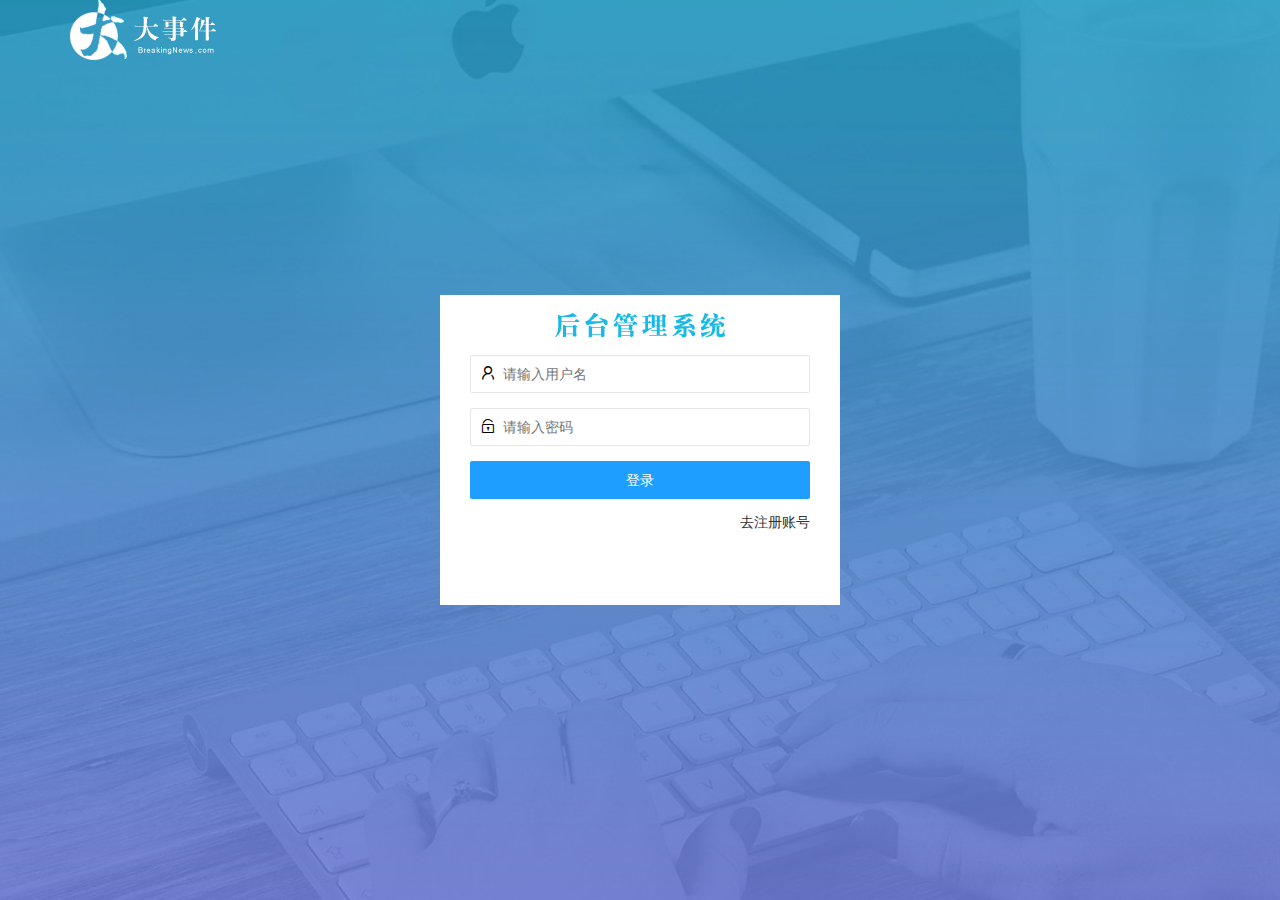
<file: login.html>
<!DOCTYPE html>
<html lang="en">

<head>
    <meta charset="UTF-8">
    <meta name="viewport" content="width=device-width, initial-scale=1.0">
    <title>Document</title>
    <link rel="stylesheet" href="/assets/lib/layui/css/layui.css">
    <link rel="stylesheet" href="/assets/css/login.css" />
</head>

<body>
    <div class="layui-main">
        <img src="/assets/images/logo.png" alt="">
    </div>
    <div class="loginAndReg">
        <div class="title-box"></div>
        <!-- 登录页面 -->
        <div class="login-box">
            <form class="layui-form" id="form_login">
                <!-- 用户名 -->
                <div class="layui-form-item">
                    <i class="layui-icon layui-icon-username"></i>
                    <input type="text" name="username" required lay-verify="required" placeholder="请输入用户名"
                        autocomplete="off" class="layui-input">
                </div>
                <!-- 密码 -->
                <div class="layui-form-item">
                    <i class="layui-icon layui-icon-password"></i>
                    <input type="password" name="password" required lay-verify="required|pwd" placeholder="请输入密码"
                        autocomplete="off" class="layui-input">
                </div>
                <!-- 登录按钮 -->
                <div class="layui-form-item">
                    <button class="layui-btn layui-btn-fluid layui-btn-normal" lay-submit
                        lay-filter="formDemo">登录</button>
                </div>
                <div class="layui-form-item links">
                    <a href="javascript:;" id="link_reg">去注册账号</a>
                </div>
            </form>
        </div>
        <!-- 注册页面 -->
        <div class="reg-box" id="form_reg">
            <form class="layui-form">
                <!-- 用户名 -->
                <div class="layui-form-item">
                    <i class="layui-icon layui-icon-username"></i>
                    <input type="text" name="username" required lay-verify="required" placeholder="请输入用户名"
                        autocomplete="off" class="layui-input">
                </div>
                <!-- 密码 -->
                <div class="layui-form-item">
                    <i class="layui-icon layui-icon-password"></i>
                    <input type="password" name="password" required lay-verify="required|pwd" placeholder="请输入密码"
                        autocomplete="off" class="layui-input password">
                </div>
                <!-- 确认密码 -->
                <div class="layui-form-item">
                    <i class="layui-icon layui-icon-password"></i>
                    <input type="password" name="repassword" required lay-verify="required|pwd|repwd" placeholder="再次确认密码"
                        autocomplete="off" class="layui-input">
                </div>
                <!-- 注册按钮 -->
                <div class="layui-form-item">
                    <button class="layui-btn layui-btn-fluid layui-btn-normal" lay-submit
                        lay-filter="formDemo">注册</button>
                </div>
                <div class="layui-form-item links">
                    <a href="javascript:;" id="link_login">去登录账号</a>
                </div>
            </form>
        </div>
    </div>
    <script src="/assets/lib/jquery.js"></script>
    <script src="/assets/lib/layui/layui.all.js"></script>
    <script src="/assets/js/baseAPI.js"></script>
    <script src="/assets/js/login.js"></script>
</body>

</html>
</file>
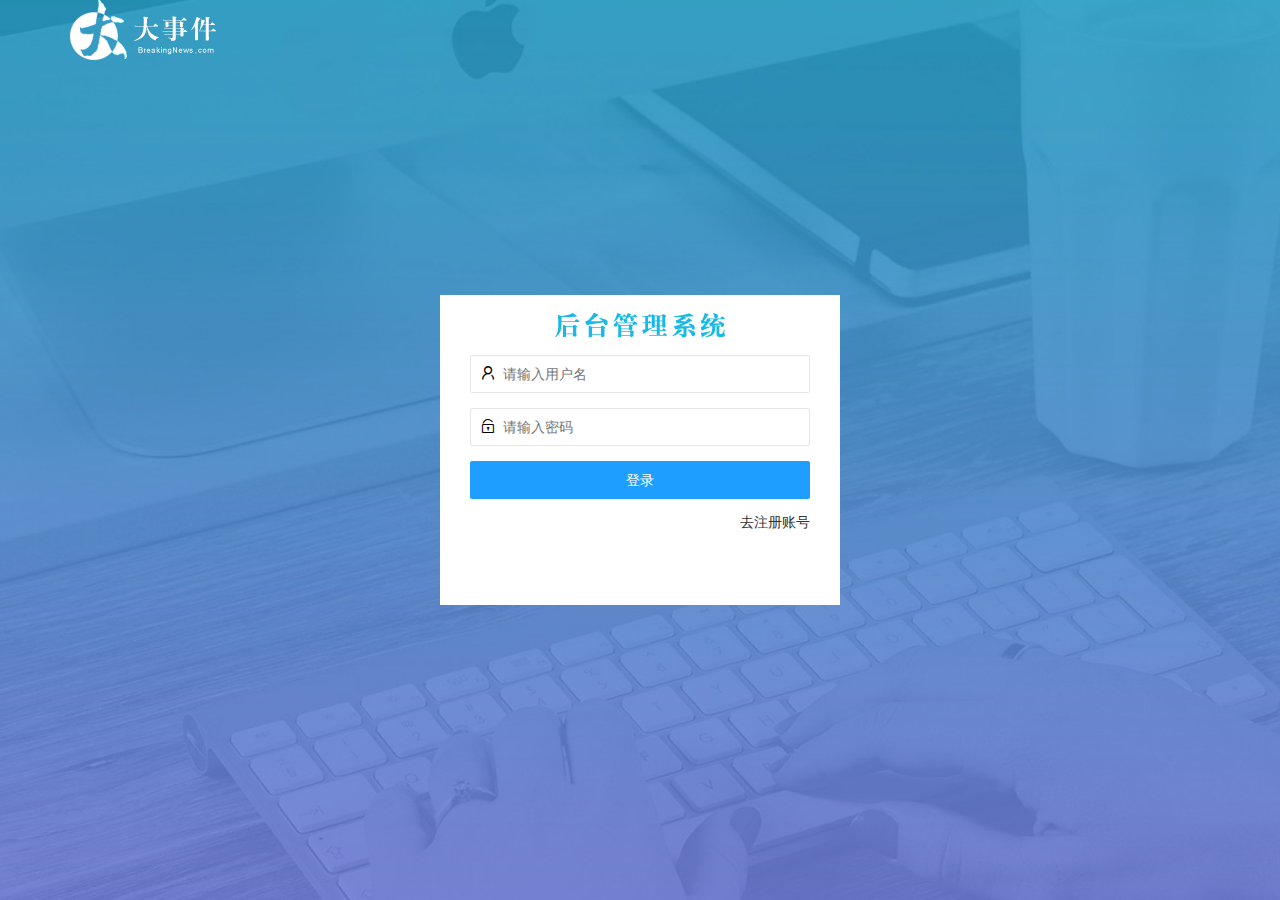
<file: assets/login.html>
<!DOCTYPE html>
<html lang="en">

<head>
    <meta charset="UTF-8">
    <meta name="viewport" content="width=device-width, initial-scale=1.0">
    <title>Document</title>
    <link rel="stylesheet" href="./lib/layui/css/layui.css" />
    <link rel="stylesheet" href="./css/login.css" />
</head>

<body>
    <div class="layui-main">
        <img src="./images/logo.png" alt="">
    </div>
    <div class="loginAndReg">
        <div class="title-box"></div>
        <!-- 登录页面 -->
        <div class="login-box">
            <form class="layui-form" id="form_login">
                <!-- 用户名 -->
                <div class="layui-form-item">
                    <i class="layui-icon layui-icon-username"></i>
                    <input type="text" name="username" required lay-verify="required" placeholder="请输入用户名"
                        autocomplete="off" class="layui-input">
                </div>
                <!-- 密码 -->
                <div class="layui-form-item">
                    <i class="layui-icon layui-icon-password"></i>
                    <input type="password" name="password" required lay-verify="required|pwd" placeholder="请输入密码"
                        autocomplete="off" class="layui-input">
                </div>
                <!-- 登录按钮 -->
                <div class="layui-form-item">
                    <button class="layui-btn layui-btn-fluid layui-btn-normal" lay-submit
                        lay-filter="formDemo">登录</button>
                </div>
                <div class="layui-form-item links">
                    <a href="javascript:;" id="link_reg">去注册账号</a>
                </div>
            </form>
        </div>
        <!-- 注册页面 -->
        <div class="reg-box" id="form_reg">
            <form class="layui-form">
                <!-- 用户名 -->
                <div class="layui-form-item">
                    <i class="layui-icon layui-icon-username"></i>
                    <input type="text" name="username" required lay-verify="required" placeholder="请输入用户名"
                        autocomplete="off" class="layui-input">
                </div>
                <!-- 密码 -->
                <div class="layui-form-item">
                    <i class="layui-icon layui-icon-password"></i>
                    <input type="password" name="password" required lay-verify="required|pwd" placeholder="请输入密码"
                        autocomplete="off" class="layui-input password">
                </div>
                <!-- 确认密码 -->
                <div class="layui-form-item">
                    <i class="layui-icon layui-icon-password"></i>
                    <input type="password" name="repassword" required lay-verify="required|pwd|repwd" placeholder="再次确认密码"
                        autocomplete="off" class="layui-input">
                </div>
                <!-- 注册按钮 -->
                <div class="layui-form-item">
                    <button class="layui-btn layui-btn-fluid layui-btn-normal" lay-submit
                        lay-filter="formDemo">注册</button>
                </div>
                <div class="layui-form-item links">
                    <a href="javascript:;" id="link_login">去登录账号</a>
                </div>
            </form>
        </div>
    </div>
    <script src="./lib/jquery.js"></script>
    <script src="./lib/layui/layui.all.js"></script>
    <script src="./js/baseAPI.js"></script>
    <script src="./js/login.js"></script>
</body>

</html>
</file>
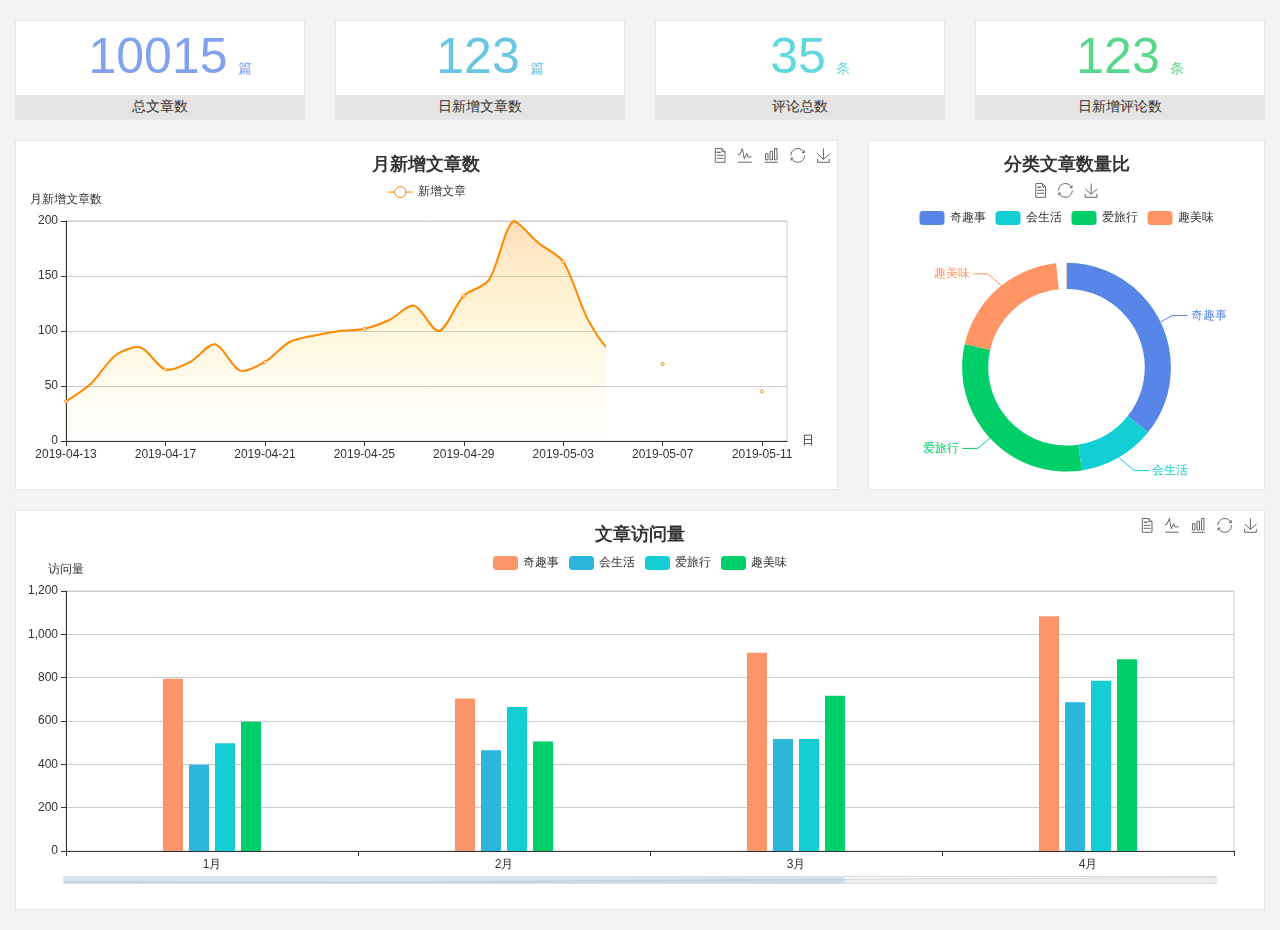
<file: home/dashboard.html>
<!DOCTYPE html>
<html lang="en">

<head>
  <meta charset="UTF-8">
  <meta name="viewport" content="width=device-width, initial-scale=1.0">
  <meta http-equiv="X-UA-Compatible" content="ie=edge">
  <title>图表统计</title>
  <link rel="stylesheet" href="../../assets/lib/bootstrap.css" />
  <link rel="stylesheet" href="../../assets/lib/main.css" />
  <script src="../../assets/lib/jquery.js"></script>
  <script type="text/javascript" src="../../assets/lib/echarts.min.js"></script>
</head>

<body>
  <div class="container-fluid">
    <div class="row spannel_list">
      <div class="col-sm-3 col-xs-6">
        <div class="spannel">
          <em>10015</em><span>篇</span>
          <b>总文章数</b>
        </div>
      </div>
      <div class="col-sm-3 col-xs-6">
        <div class="spannel scolor01">
          <em>123</em><span>篇</span>
          <b>日新增文章数</b>
        </div>
      </div>
      <div class="col-sm-3 col-xs-6">
        <div class="spannel scolor02">
          <em>35</em><span>条</span>
          <b>评论总数</b>
        </div>
      </div>
      <div class="col-sm-3 col-xs-6">
        <div class="spannel scolor03">
          <em>123</em><span>条</span>
          <b>日新增评论数</b>
        </div>
      </div>
    </div>
  </div>

  <div class="container-fluid">
    <div class="row curve-pie">
      <div class="col-lg-8 col-md-8">
        <div class="gragh_pannel" id="curve_show"></div>
      </div>
      <div class="col-lg-4 col-md-4">
        <div class="gragh_pannel" id="pie_show"></div>
      </div>
    </div>
  </div>

  <div class="container-fluid">
    <div class="column_pannel" id="column_show"></div>
  </div>

  <script>
    var oChart = echarts.init(document.getElementById('curve_show'));
    var aList_all = [
      { 'count': 36, 'date': '2019-04-13' },
      { 'count': 52, 'date': '2019-04-14' },
      { 'count': 78, 'date': '2019-04-15' },
      { 'count': 85, 'date': '2019-04-16' },
      { 'count': 65, 'date': '2019-04-17' },
      { 'count': 72, 'date': '2019-04-18' },
      { 'count': 88, 'date': '2019-04-19' },
      { 'count': 64, 'date': '2019-04-20' },
      { 'count': 72, 'date': '2019-04-21' },
      { 'count': 90, 'date': '2019-04-22' },
      { 'count': 96, 'date': '2019-04-23' },
      { 'count': 100, 'date': '2019-04-24' },
      { 'count': 102, 'date': '2019-04-25' },
      { 'count': 110, 'date': '2019-04-26' },
      { 'count': 123, 'date': '2019-04-27' },
      { 'count': 100, 'date': '2019-04-28' },
      { 'count': 132, 'date': '2019-04-29' },
      { 'count': 146, 'date': '2019-04-30' },
      { 'count': 200, 'date': '2019-05-01' },
      { 'count': 180, 'date': '2019-05-02' },
      { 'count': 163, 'date': '2019-05-03' },
      { 'count': 110, 'date': '2019-05-04' },
      { 'count': 80, 'date': '2019-05-05' },
      { 'count': 82, 'date': '2019-05-06' },
      { 'count': 70, 'date': '2019-05-07' },
      { 'count': 65, 'date': '2019-05-08' },
      { 'count': 54, 'date': '2019-05-09' },
      { 'count': 40, 'date': '2019-05-10' },
      { 'count': 45, 'date': '2019-05-11' },
      { 'count': 38, 'date': '2019-05-12' },
    ];

    let aCount = [];
    let aDate = [];

    for (var i = 0; i < aList_all.length; i++) {
      aCount.push(aList_all[i].count);
      aDate.push(aList_all[i].date);
    }

    var chartopt = {
      title: {
        text: '月新增文章数',
        left: 'center',
        top: '10'
      },
      tooltip: {
        trigger: 'axis'
      },
      legend: {
        data: ['新增文章'],
        top: '40'
      },
      toolbox: {
        show: true,
        feature: {
          mark: { show: true },
          dataView: { show: true, readOnly: false },
          magicType: { show: true, type: ['line', 'bar'] },
          restore: { show: true },
          saveAsImage: { show: true }
        }
      },
      calculable: true,
      xAxis: [
        {
          name: '日',
          type: 'category',
          boundaryGap: false,
          data: aDate
        }
      ],
      yAxis: [
        {
          name: '月新增文章数',
          type: 'value'
        }
      ],
      series: [
        {
          name: '新增文章',
          type: 'line',
          smooth: true,
          itemStyle: { normal: { areaStyle: { type: 'default' }, color: '#f80' }, lineStyle: { color: '#f80' } },
          data: aCount
        }],
      areaStyle: {
        normal: {
          color: new echarts.graphic.LinearGradient(0, 0, 0, 1, [{
            offset: 0,
            color: 'rgba(255,136,0,0.39)'
          }, {
            offset: .34,
            color: 'rgba(255,180,0,0.25)'
          }, {
            offset: 1,
            color: 'rgba(255,222,0,0.00)'
          }])

        }
      },
      grid: {
        show: true,
        x: 50,
        x2: 50,
        y: 80,
        height: 220
      }
    };

    oChart.setOption(chartopt);


    var oPie = echarts.init(document.getElementById('pie_show'));
    var oPieopt =
    {
      title: {
        top: 10,
        text: '分类文章数量比',
        x: 'center'
      },
      tooltip: {
        trigger: 'item',
        formatter: "{a} <br/>{b} : {c} ({d}%)"
      },
      color: ['#5885e8', '#13cfd5', '#00ce68', '#ff9565'],
      legend: {
        x: 'center',
        top: 65,
        data: ['奇趣事', '会生活', '爱旅行', '趣美味']
      },
      toolbox: {
        show: true,
        x: 'center',
        top: 35,
        feature: {
          mark: { show: true },
          dataView: { show: true, readOnly: false },
          magicType: {
            show: true,
            type: ['pie', 'funnel'],
            option: {
              funnel: {
                x: '25%',
                width: '50%',
                funnelAlign: 'left',
                max: 1548
              }
            }
          },
          restore: { show: true },
          saveAsImage: { show: true }
        }
      },
      calculable: true,
      series: [
        {
          name: '访问来源',
          type: 'pie',
          radius: ['45%', '60%'],
          center: ['50%', '65%'],
          data: [
            { value: 300, name: '奇趣事' },
            { value: 100, name: '会生活' },
            { value: 260, name: '爱旅行' },
            { value: 180, name: '趣美味' }
          ]
        }
      ]
    };
    oPie.setOption(oPieopt);



    var oColumn = this.echarts.init(document.getElementById('column_show'));
    var oColumnopt =
    {
      title: {
        text: '文章访问量',
        left: 'center',
        top: '10'
      },
      tooltip: {
        trigger: 'axis'
      },
      legend: {
        data: ['奇趣事', '会生活', '爱旅行', '趣美味'],
        top: '40'
      },
      toolbox: {
        show: true,
        feature: {
          mark: { show: true },
          dataView: { show: true, readOnly: false },
          magicType: { show: true, type: ['line', 'bar'] },
          restore: { show: true },
          saveAsImage: { show: true }
        }
      },
      calculable: true,
      xAxis: [
        {
          type: 'category',
          data: ['1月', '2月', '3月', '4月', '5月']
        }
      ],
      yAxis: [
        {
          name: '访问量',
          type: 'value'
        }
      ],
      series: [
        {
          name: '奇趣事',
          type: 'bar',
          barWidth: 20,
          itemStyle: {
            normal: { areaStyle: { type: 'default' }, color: '#fd956a' }
          },
          data: [800, 708, 920, 1090, 1200]
        },
        {
          name: '会生活',
          type: 'bar',
          barWidth: 20,
          itemStyle: {
            normal: { areaStyle: { type: 'default' }, color: '#2bb6db' }
          },
          data: [400, 468, 520, 690, 800]
        },
        {
          name: '爱旅行',
          type: 'bar',
          barWidth: 20,
          itemStyle: {
            normal: { areaStyle: { type: 'default' }, color: '#13cfd5' }
          },
          data: [500, 668, 520, 790, 900]
        },
        {
          name: '趣美味',
          type: 'bar',
          barWidth: 20,
          itemStyle: {
            normal: { areaStyle: { type: 'default' }, color: '#00ce68' }
          },
          data: [600, 508, 720, 890, 1000]
        }
      ],
      grid: {
        show: true,
        x: 50,
        x2: 30,
        y: 80,
        height: 260
      },
      dataZoom: [//给x轴设置滚动条
        {
          start: 0,//默认为0
          end: 100 - 1000 / 31,//默认为100
          type: 'slider',
          show: true,
          xAxisIndex: [0],
          handleSize: 0,//滑动条的 左右2个滑动条的大小
          height: 8,//组件高度
          left: 45, //左边的距离
          right: 50,//右边的距离
          bottom: 26,//右边的距离
          handleColor: '#ddd',//h滑动图标的颜色
          handleStyle: {
            borderColor: "#cacaca",
            borderWidth: "1",
            shadowBlur: 2,
            background: "#ddd",
            shadowColor: "#ddd",
          }
        }]
    };
    oColumn.setOption(oColumnopt);
  </script>
</body>

</html>
</file>
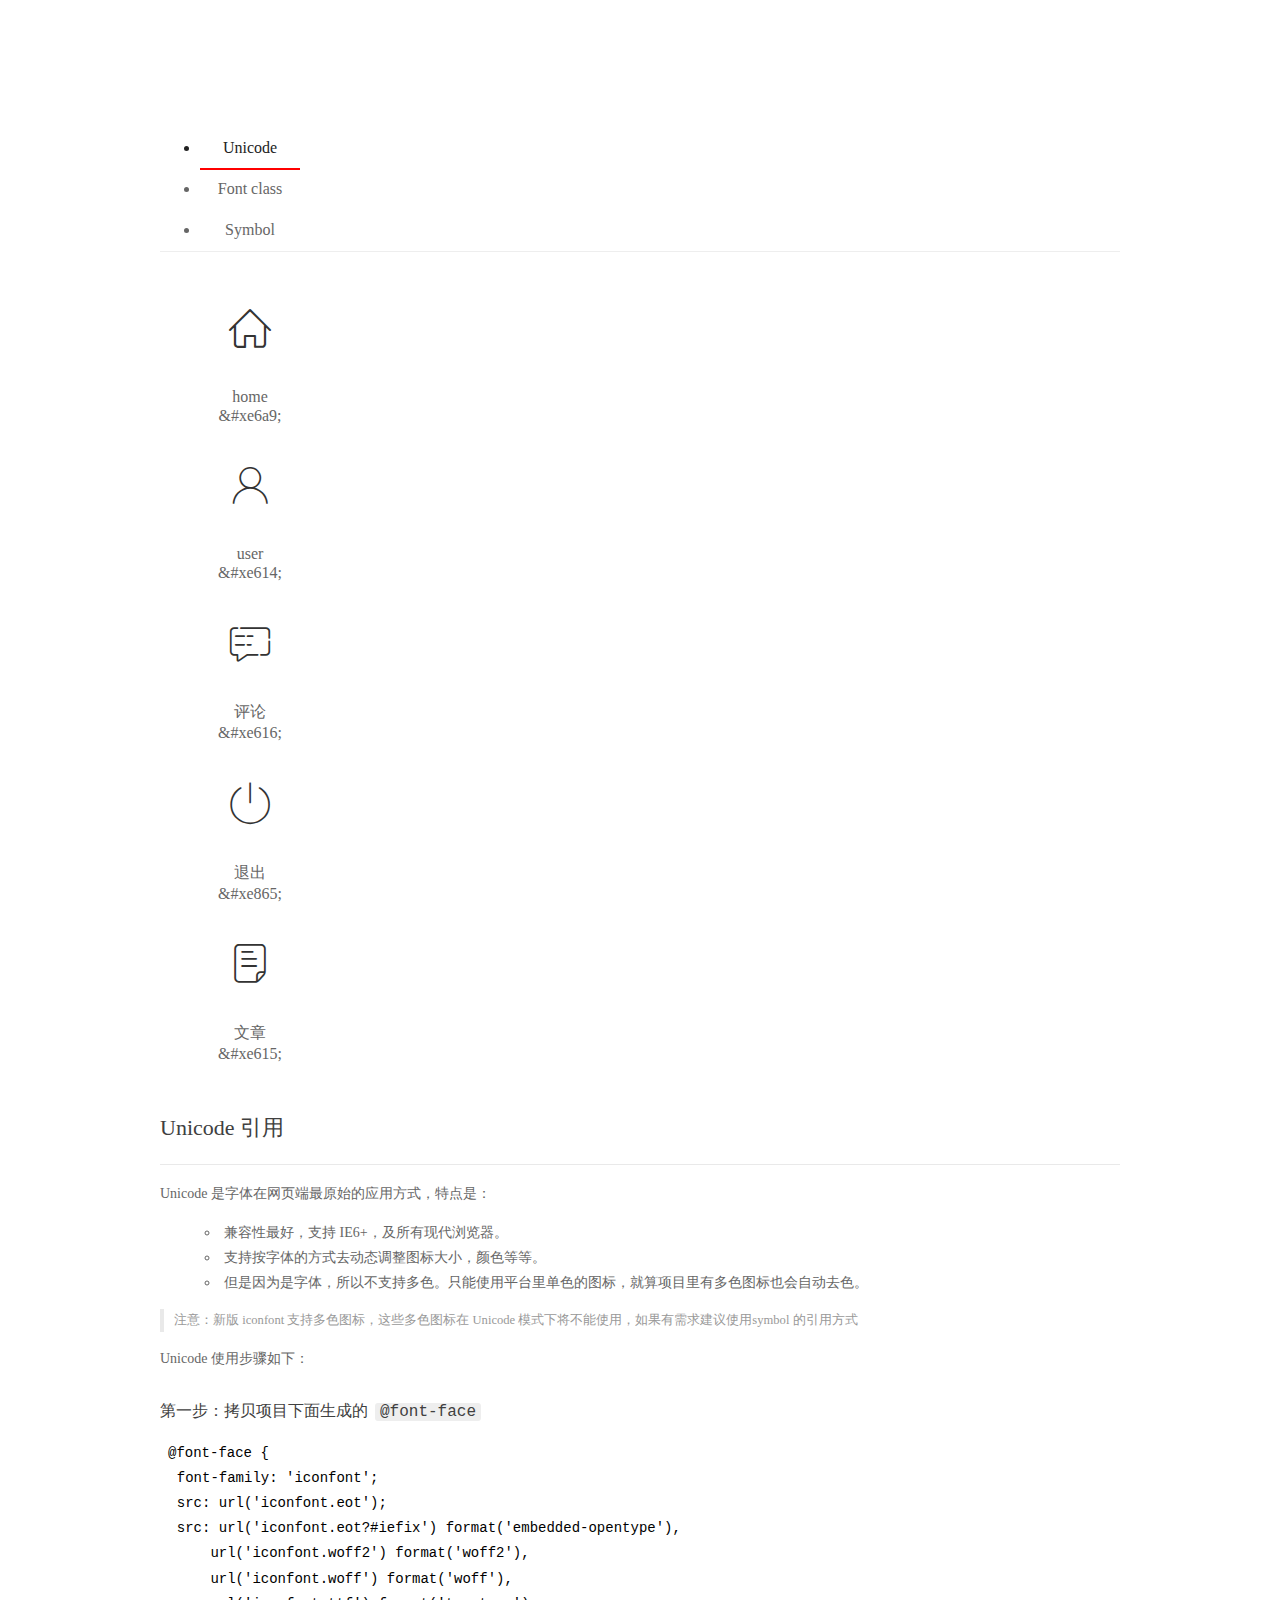
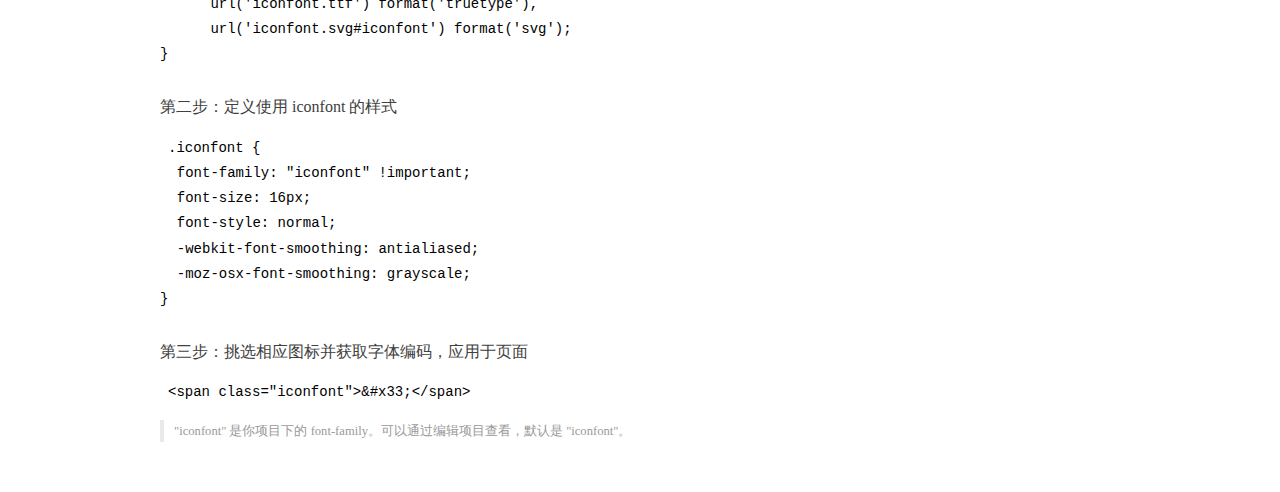
<file: assets/fonts/demo_index.html>
<!DOCTYPE html>
<html>
<head>
  <meta charset="utf-8"/>
  <title>IconFont Demo</title>
  <link rel="shortcut icon" href="https://gtms04.alicdn.com/tps/i4/TB1_oz6GVXXXXaFXpXXJDFnIXXX-64-64.ico" type="image/x-icon"/>
  <link rel="stylesheet" href="https://g.alicdn.com/thx/cube/1.3.2/cube.min.css">
  <link rel="stylesheet" href="demo.css">
  <link rel="stylesheet" href="iconfont.css">
  <script src="iconfont.js"></script>
  <!-- jQuery -->
  <script src="https://a1.alicdn.com/oss/uploads/2018/12/26/7bfddb60-08e8-11e9-9b04-53e73bb6408b.js"></script>
  <!-- 代码高亮 -->
  <script src="https://a1.alicdn.com/oss/uploads/2018/12/26/a3f714d0-08e6-11e9-8a15-ebf944d7534c.js"></script>
</head>
<body>
  <div class="main">
    <h1 class="logo"><a href="https://www.iconfont.cn/" title="iconfont 首页" target="_blank">&#xe86b;</a></h1>
    <div class="nav-tabs">
      <ul id="tabs" class="dib-box">
        <li class="dib active"><span>Unicode</span></li>
        <li class="dib"><span>Font class</span></li>
        <li class="dib"><span>Symbol</span></li>
      </ul>
      
    </div>
    <div class="tab-container">
      <div class="content unicode" style="display: block;">
          <ul class="icon_lists dib-box">
          
            <li class="dib">
              <span class="icon iconfont">&#xe6a9;</span>
                <div class="name">home</div>
                <div class="code-name">&amp;#xe6a9;</div>
              </li>
          
            <li class="dib">
              <span class="icon iconfont">&#xe614;</span>
                <div class="name">user</div>
                <div class="code-name">&amp;#xe614;</div>
              </li>
          
            <li class="dib">
              <span class="icon iconfont">&#xe616;</span>
                <div class="name">评论</div>
                <div class="code-name">&amp;#xe616;</div>
              </li>
          
            <li class="dib">
              <span class="icon iconfont">&#xe865;</span>
                <div class="name">退出</div>
                <div class="code-name">&amp;#xe865;</div>
              </li>
          
            <li class="dib">
              <span class="icon iconfont">&#xe615;</span>
                <div class="name">文章</div>
                <div class="code-name">&amp;#xe615;</div>
              </li>
          
          </ul>
          <div class="article markdown">
          <h2 id="unicode-">Unicode 引用</h2>
          <hr>

          <p>Unicode 是字体在网页端最原始的应用方式，特点是：</p>
          <ul>
            <li>兼容性最好，支持 IE6+，及所有现代浏览器。</li>
            <li>支持按字体的方式去动态调整图标大小，颜色等等。</li>
            <li>但是因为是字体，所以不支持多色。只能使用平台里单色的图标，就算项目里有多色图标也会自动去色。</li>
          </ul>
          <blockquote>
            <p>注意：新版 iconfont 支持多色图标，这些多色图标在 Unicode 模式下将不能使用，如果有需求建议使用symbol 的引用方式</p>
          </blockquote>
          <p>Unicode 使用步骤如下：</p>
          <h3 id="-font-face">第一步：拷贝项目下面生成的 <code>@font-face</code></h3>
<pre><code class="language-css"
>@font-face {
  font-family: 'iconfont';
  src: url('iconfont.eot');
  src: url('iconfont.eot?#iefix') format('embedded-opentype'),
      url('iconfont.woff2') format('woff2'),
      url('iconfont.woff') format('woff'),
      url('iconfont.ttf') format('truetype'),
      url('iconfont.svg#iconfont') format('svg');
}
</code></pre>
          <h3 id="-iconfont-">第二步：定义使用 iconfont 的样式</h3>
<pre><code class="language-css"
>.iconfont {
  font-family: "iconfont" !important;
  font-size: 16px;
  font-style: normal;
  -webkit-font-smoothing: antialiased;
  -moz-osx-font-smoothing: grayscale;
}
</code></pre>
          <h3 id="-">第三步：挑选相应图标并获取字体编码，应用于页面</h3>
<pre>
<code class="language-html"
>&lt;span class="iconfont"&gt;&amp;#x33;&lt;/span&gt;
</code></pre>
          <blockquote>
            <p>"iconfont" 是你项目下的 font-family。可以通过编辑项目查看，默认是 "iconfont"。</p>
          </blockquote>
          </div>
      </div>
      <div class="content font-class">
        <ul class="icon_lists dib-box">
          
          <li class="dib">
            <span class="icon iconfont icon-home"></span>
            <div class="name">
              home
            </div>
            <div class="code-name">.icon-home
            </div>
          </li>
          
          <li class="dib">
            <span class="icon iconfont icon-user"></span>
            <div class="name">
              user
            </div>
            <div class="code-name">.icon-user
            </div>
          </li>
          
          <li class="dib">
            <span class="icon iconfont icon-pinglun"></span>
            <div class="name">
              评论
            </div>
            <div class="code-name">.icon-pinglun
            </div>
          </li>
          
          <li class="dib">
            <span class="icon iconfont icon-tuichu"></span>
            <div class="name">
              退出
            </div>
            <div class="code-name">.icon-tuichu
            </div>
          </li>
          
          <li class="dib">
            <span class="icon iconfont icon-16"></span>
            <div class="name">
              文章
            </div>
            <div class="code-name">.icon-16
            </div>
          </li>
          
        </ul>
        <div class="article markdown">
        <h2 id="font-class-">font-class 引用</h2>
        <hr>

        <p>font-class 是 Unicode 使用方式的一种变种，主要是解决 Unicode 书写不直观，语意不明确的问题。</p>
        <p>与 Unicode 使用方式相比，具有如下特点：</p>
        <ul>
          <li>兼容性良好，支持 IE8+，及所有现代浏览器。</li>
          <li>相比于 Unicode 语意明确，书写更直观。可以很容易分辨这个 icon 是什么。</li>
          <li>因为使用 class 来定义图标，所以当要替换图标时，只需要修改 class 里面的 Unicode 引用。</li>
          <li>不过因为本质上还是使用的字体，所以多色图标还是不支持的。</li>
        </ul>
        <p>使用步骤如下：</p>
        <h3 id="-fontclass-">第一步：引入项目下面生成的 fontclass 代码：</h3>
<pre><code class="language-html">&lt;link rel="stylesheet" href="./iconfont.css"&gt;
</code></pre>
        <h3 id="-">第二步：挑选相应图标并获取类名，应用于页面：</h3>
<pre><code class="language-html">&lt;span class="iconfont icon-xxx"&gt;&lt;/span&gt;
</code></pre>
        <blockquote>
          <p>"
            iconfont" 是你项目下的 font-family。可以通过编辑项目查看，默认是 "iconfont"。</p>
        </blockquote>
      </div>
      </div>
      <div class="content symbol">
          <ul class="icon_lists dib-box">
          
            <li class="dib">
                <svg class="icon svg-icon" aria-hidden="true">
                  <use xlink:href="#icon-home"></use>
                </svg>
                <div class="name">home</div>
                <div class="code-name">#icon-home</div>
            </li>
          
            <li class="dib">
                <svg class="icon svg-icon" aria-hidden="true">
                  <use xlink:href="#icon-user"></use>
                </svg>
                <div class="name">user</div>
                <div class="code-name">#icon-user</div>
            </li>
          
            <li class="dib">
                <svg class="icon svg-icon" aria-hidden="true">
                  <use xlink:href="#icon-pinglun"></use>
                </svg>
                <div class="name">评论</div>
                <div class="code-name">#icon-pinglun</div>
            </li>
          
            <li class="dib">
                <svg class="icon svg-icon" aria-hidden="true">
                  <use xlink:href="#icon-tuichu"></use>
                </svg>
                <div class="name">退出</div>
                <div class="code-name">#icon-tuichu</div>
            </li>
          
            <li class="dib">
                <svg class="icon svg-icon" aria-hidden="true">
                  <use xlink:href="#icon-16"></use>
                </svg>
                <div class="name">文章</div>
                <div class="code-name">#icon-16</div>
            </li>
          
          </ul>
          <div class="article markdown">
          <h2 id="symbol-">Symbol 引用</h2>
          <hr>

          <p>这是一种全新的使用方式，应该说这才是未来的主流，也是平台目前推荐的用法。相关介绍可以参考这篇<a href="">文章</a>
            这种用法其实是做了一个 SVG 的集合，与另外两种相比具有如下特点：</p>
          <ul>
            <li>支持多色图标了，不再受单色限制。</li>
            <li>通过一些技巧，支持像字体那样，通过 <code>font-size</code>, <code>color</code> 来调整样式。</li>
            <li>兼容性较差，支持 IE9+，及现代浏览器。</li>
            <li>浏览器渲染 SVG 的性能一般，还不如 png。</li>
          </ul>
          <p>使用步骤如下：</p>
          <h3 id="-symbol-">第一步：引入项目下面生成的 symbol 代码：</h3>
<pre><code class="language-html">&lt;script src="./iconfont.js"&gt;&lt;/script&gt;
</code></pre>
          <h3 id="-css-">第二步：加入通用 CSS 代码（引入一次就行）：</h3>
<pre><code class="language-html">&lt;style&gt;
.icon {
  width: 1em;
  height: 1em;
  vertical-align: -0.15em;
  fill: currentColor;
  overflow: hidden;
}
&lt;/style&gt;
</code></pre>
          <h3 id="-">第三步：挑选相应图标并获取类名，应用于页面：</h3>
<pre><code class="language-html">&lt;svg class="icon" aria-hidden="true"&gt;
  &lt;use xlink:href="#icon-xxx"&gt;&lt;/use&gt;
&lt;/svg&gt;
</code></pre>
          </div>
      </div>

    </div>
  </div>
  <script>
  $(document).ready(function () {
      $('.tab-container .content:first').show()

      $('#tabs li').click(function (e) {
        var tabContent = $('.tab-container .content')
        var index = $(this).index()

        if ($(this).hasClass('active')) {
          return
        } else {
          $('#tabs li').removeClass('active')
          $(this).addClass('active')

          tabContent.hide().eq(index).fadeIn()
        }
      })
    })
  </script>
</body>
</html>
</file>
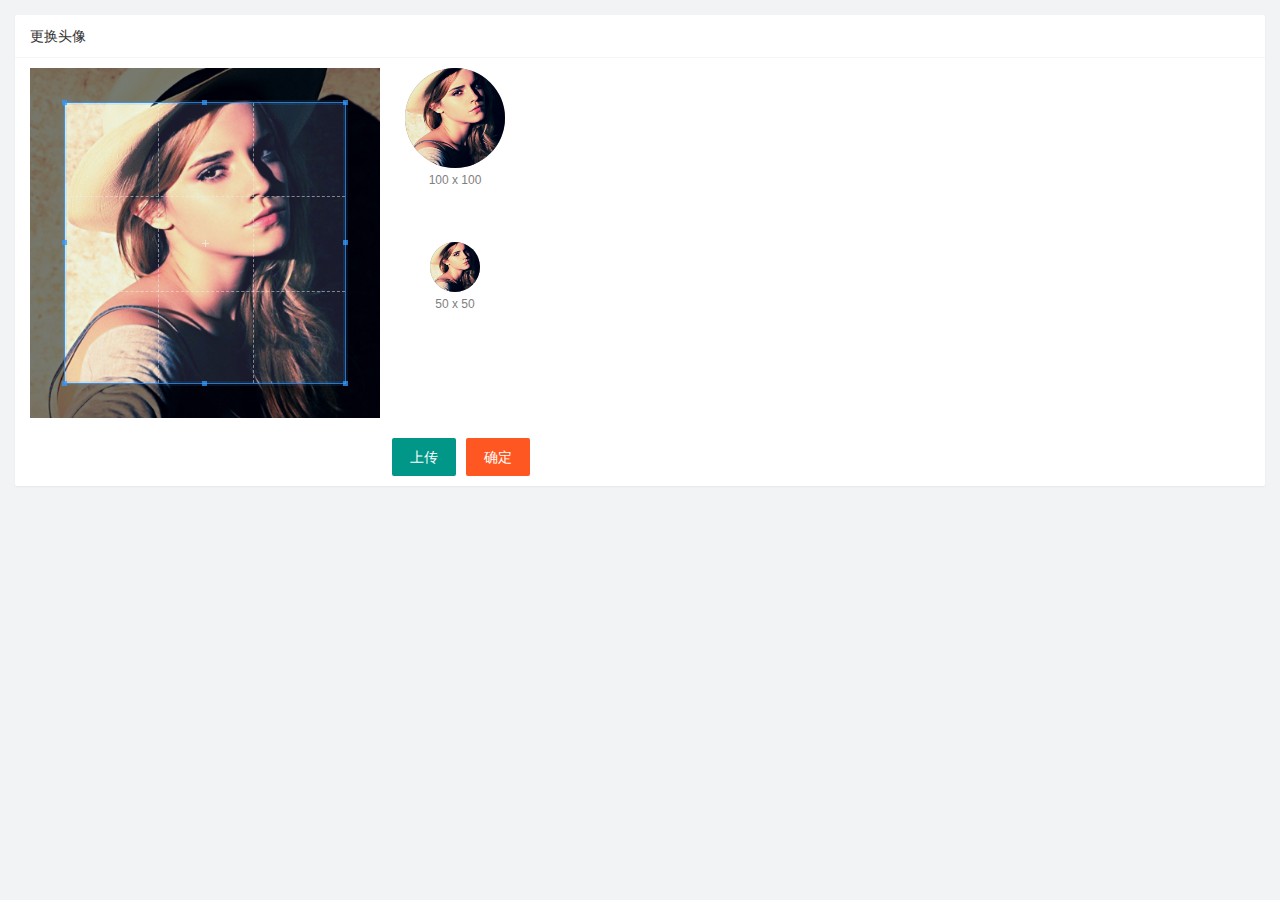
<file: assets/user/user_avatar.html>
<!DOCTYPE html>
<html lang="en">

<head>
    <meta charset="UTF-8">
    <meta name="viewport" content="width=device-width, initial-scale=1.0">
    <title>Document</title>
    <link rel="stylesheet" href="/assets/lib/layui/css/layui.css">
    <link rel="stylesheet" href="/assets/lib/cropper/cropper.css">
    <link rel="stylesheet" href="/assets/css/user/user_avatar.css">
</head>

<body>
    <div class="layui-card">
        <div class="layui-card-header">更换头像</div>
        <div class="layui-card-body">
            <!-- 第一行的图片裁剪和预览区域 -->
            <div class="row1">
                <!-- 图片裁剪区域 -->
                <div class="cropper-box">
                    <!-- 这个 img 标签很重要，将来会把它初始化为裁剪区域 -->
                    <img id="image" src="/assets/images/sample.jpg" />
                </div>
                <!-- 图片的预览区域 -->
                <div class="preview-box">
                    <div>
                        <!-- 宽高为 100px 的预览区域 -->
                        <div class="img-preview w100"></div>
                        <p class="size">100 x 100</p>
                    </div>
                    <div>
                        <!-- 宽高为 50px 的预览区域 -->
                        <div class="img-preview w50"></div>
                        <p class="size">50 x 50</p>
                    </div>
                </div>
            </div>

            <!-- 第二行的按钮区域 -->
            <div class="row2">
                <input type="file" id="file" accept="image/png,image/jpeg">
                <button type="button" class="layui-btn" id="btnChooseImage">上传</button>
                <button type="button" class="layui-btn layui-btn-danger" id="btnUpload">确定</button>
            </div>
        </div>
    </div>
    <script src="/assets/lib/layui/layui.all.js"></script>
    <script src="/assets/lib/jquery.js"></script>
    <script src="/assets/lib/cropper/Cropper.js"></script>
    <script src="/assets/lib/cropper/jquery-cropper.js"></script>
    <script src="/assets/js/baseAPI.js"></script>
    <script src="/assets/js/user/user_avatar.js"></script>
</body>

</html>
</file>
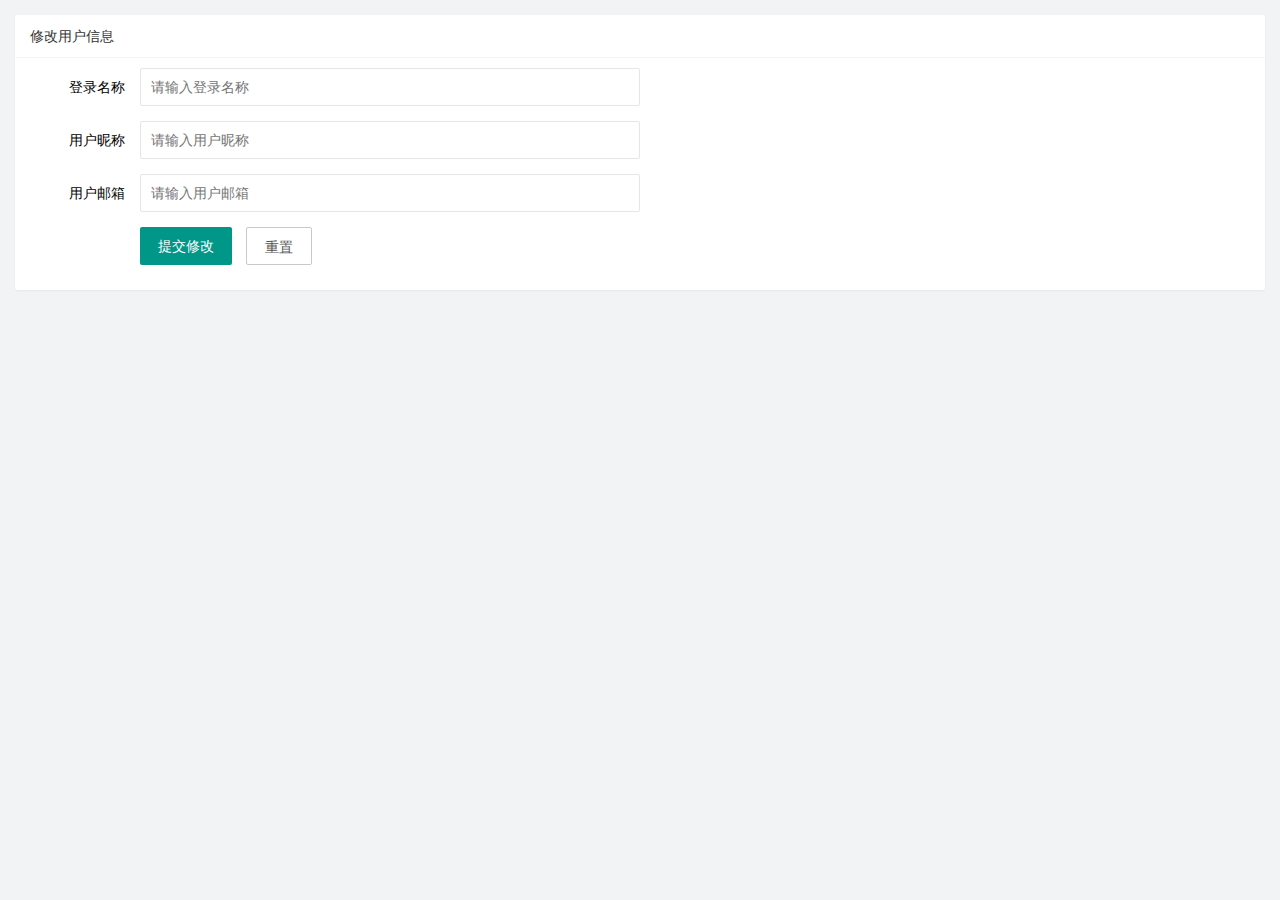
<file: assets/user/user_info.html>
<!DOCTYPE html>
<html lang="en">

<head>
    <meta charset="UTF-8">
    <meta name="viewport" content="width=device-width, initial-scale=1.0">
    <title>Document</title>
    <link rel="stylesheet" href="/assets/lib/layui/css/layui.css">
    <link rel="stylesheet" href="/assets/css/user/user_info.css">
</head>

<body>
    <div class="layui-card">
        <div class="layui-card-header">修改用户信息</div>
        <div class="layui-card-body">
            <form class="layui-form" lay-filter="formUserInfo">
                <input type="hidden" name="id">
                <div class="layui-form-item">
                    <label class="layui-form-label">登录名称</label>
                    <div class="layui-input-block">
                        <input type="text" name="username" required lay-verify="required" placeholder="请输入登录名称"
                            autocomplete="off" class="layui-input" readonly>
                    </div>
                </div>
                <div class="layui-form-item">
                    <label class="layui-form-label">用户昵称</label>
                    <div class="layui-input-block">
                        <input type="text" name="nickname" required lay-verify="required|nickname" placeholder="请输入用户昵称"
                            autocomplete="off" class="layui-input">
                    </div>
                </div>
                <div class="layui-form-item">
                    <label class="layui-form-label">用户邮箱</label>
                    <div class="layui-input-block">
                        <input type="text" name="email" required lay-verify="required|email" placeholder="请输入用户邮箱"
                            autocomplete="off" class="layui-input">
                    </div>
                </div>
                <div class="layui-form-item">
                    <div class="layui-input-block">
                      <button class="layui-btn" lay-submit lay-filter="formDemo">提交修改</button>
                      <button type="reset" class="layui-btn layui-btn-primary btnReset">重置</button>
                    </div>
                  </div>
            </form>
        </div>
    </div>
    <script src="/assets/lib/layui/layui.all.js"></script>
    <script src="/assets/lib/jquery.js"></script>
    <script src="/assets/js/baseAPI.js"></script>
    <script src="/assets/js/user/user_info.js"></script>
</body>

</html>
</file>
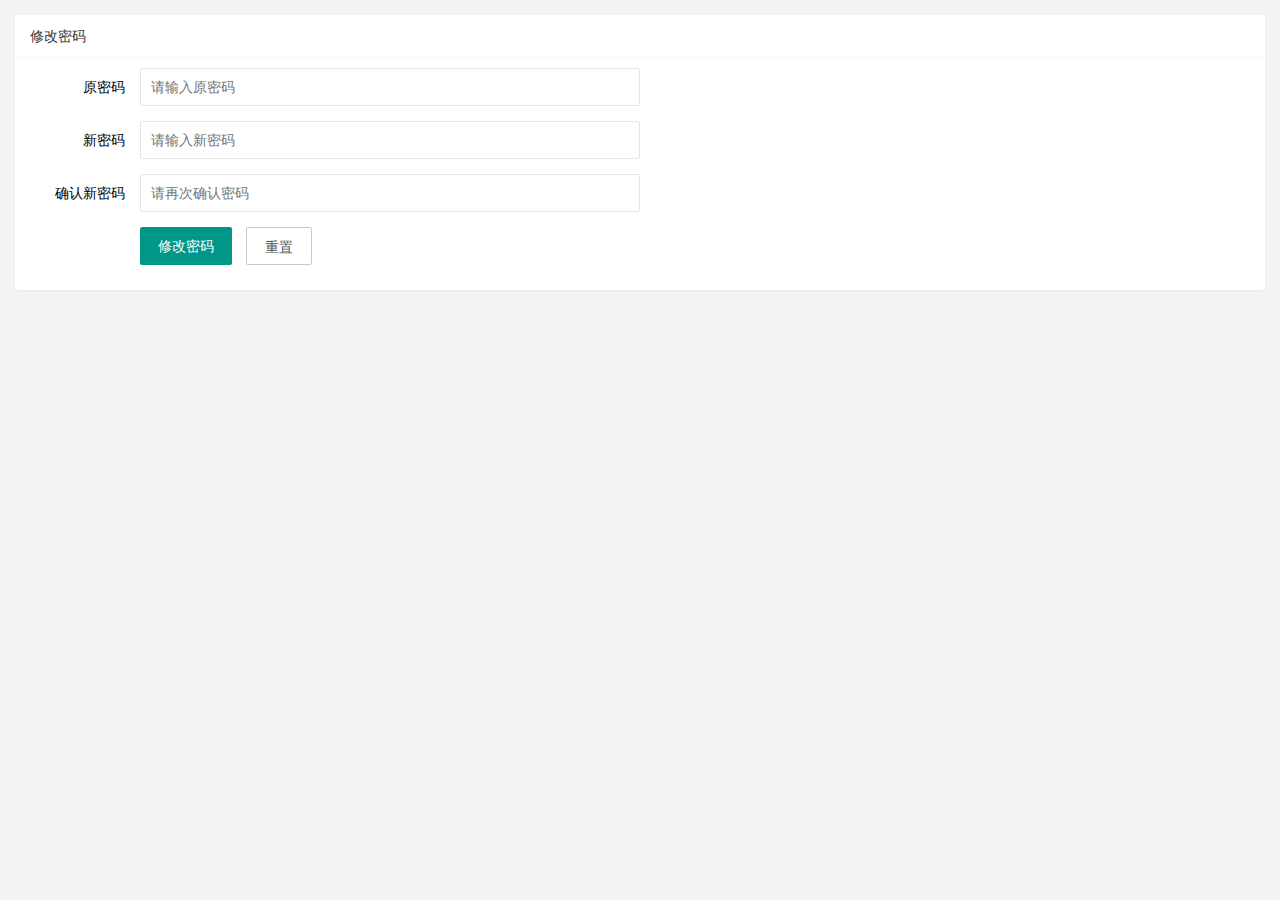
<file: assets/user/user_pwd.html>
<!DOCTYPE html>
<html lang="en">

<head>
    <meta charset="UTF-8">
    <meta name="viewport" content="width=device-width, initial-scale=1.0">
    <title>Document</title>
    <link rel="stylesheet" href="/assets/lib/layui/css/layui.css">
    <link rel="stylesheet" href="/assets/css/user/user_pwd.css">
</head>

<body>
    <div class="layui-card">
        <div class="layui-card-header">修改密码</div>
        <div class="layui-card-body">
            <form class="layui-form" lay-filter="formUserInfo">
                <div class="layui-form-item">
                    <label class="layui-form-label">原密码</label>
                    <div class="layui-input-block">
                        <input type="password" name="oldPwd" required lay-verify="required|pwd" placeholder="请输入原密码"
                            autocomplete="off" class="layui-input">
                    </div>
                </div>
                <div class="layui-form-item">
                    <label class="layui-form-label">新密码</label>
                    <div class="layui-input-block">
                        <input type="password" name="newPwd" required lay-verify="required|pwd|samePwd"
                            placeholder="请输入新密码" autocomplete="off" class="layui-input">
                    </div>
                </div>
                <div class="layui-form-item">
                    <label class="layui-form-label">确认新密码</label>
                    <div class="layui-input-block">
                        <input type="password" name="rePwd" required lay-verify="required|pwd|rePwd"
                            placeholder="请再次确认密码" autocomplete="off" class="layui-input">
                    </div>
                </div>
                <div class="layui-form-item">
                    <div class="layui-input-block">
                        <button class="layui-btn" lay-submit lay-filter="formDemo">修改密码</button>
                        <button type="reset" class="layui-btn layui-btn-primary btnReset">重置</button>
                    </div>
                </div>
            </form>
        </div>
        <script src="/assets/lib/layui/layui.all.js"></script>
        <script src="/assets/lib/jquery.js"></script>
        <script src="/assets/js/baseAPI.js"></script>
        <script src="/assets/js/user/user_pwd.js"></script>
</body>

</html>
</file>
<file: assets/lib/layui/css/layui.css>
/** layui-v2.5.5 MIT License By https://www.layui.com */
 .layui-inline,img{display:inline-block;vertical-align:middle}h1,h2,h3,h4,h5,h6{font-weight:400}.layui-edge,.layui-header,.layui-inline,.layui-main{position:relative}.layui-body,.layui-edge,.layui-elip{overflow:hidden}.layui-btn,.layui-edge,.layui-inline,img{vertical-align:middle}.layui-btn,.layui-disabled,.layui-icon,.layui-unselect{-moz-user-select:none;-webkit-user-select:none;-ms-user-select:none}.layui-elip,.layui-form-checkbox span,.layui-form-pane .layui-form-label{text-overflow:ellipsis;white-space:nowrap}.layui-breadcrumb,.layui-tree-btnGroup{visibility:hidden}blockquote,body,button,dd,div,dl,dt,form,h1,h2,h3,h4,h5,h6,input,li,ol,p,pre,td,textarea,th,ul{margin:0;padding:0;-webkit-tap-highlight-color:rgba(0,0,0,0)}a:active,a:hover{outline:0}img{border:none}li{list-style:none}table{border-collapse:collapse;border-spacing:0}h4,h5,h6{font-size:100%}button,input,optgroup,option,select,textarea{font-family:inherit;font-size:inherit;font-style:inherit;font-weight:inherit;outline:0}pre{white-space:pre-wrap;white-space:-moz-pre-wrap;white-space:-pre-wrap;white-space:-o-pre-wrap;word-wrap:break-word}body{line-height:24px;font:14px Helvetica Neue,Helvetica,PingFang SC,Tahoma,Arial,sans-serif}hr{height:1px;margin:10px 0;border:0;clear:both}a{color:#333;text-decoration:none}a:hover{color:#777}a cite{font-style:normal;*cursor:pointer}.layui-border-box,.layui-border-box *{box-sizing:border-box}.layui-box,.layui-box *{box-sizing:content-box}.layui-clear{clear:both;*zoom:1}.layui-clear:after{content:'\20';clear:both;*zoom:1;display:block;height:0}.layui-inline{*display:inline;*zoom:1}.layui-edge{display:inline-block;width:0;height:0;border-width:6px;border-style:dashed;border-color:transparent}.layui-edge-top{top:-4px;border-bottom-color:#999;border-bottom-style:solid}.layui-edge-right{border-left-color:#999;border-left-style:solid}.layui-edge-bottom{top:2px;border-top-color:#999;border-top-style:solid}.layui-edge-left{border-right-color:#999;border-right-style:solid}.layui-disabled,.layui-disabled:hover{color:#d2d2d2!important;cursor:not-allowed!important}.layui-circle{border-radius:100%}.layui-show{display:block!important}.layui-hide{display:none!important}@font-face{font-family:layui-icon;src:url(../font/iconfont.eot?v=250);src:url(../font/iconfont.eot?v=250#iefix) format('embedded-opentype'),url(../font/iconfont.woff2?v=250) format('woff2'),url(../font/iconfont.woff?v=250) format('woff'),url(../font/iconfont.ttf?v=250) format('truetype'),url(../font/iconfont.svg?v=250#layui-icon) format('svg')}.layui-icon{font-family:layui-icon!important;font-size:16px;font-style:normal;-webkit-font-smoothing:antialiased;-moz-osx-font-smoothing:grayscale}.layui-icon-reply-fill:before{content:"\e611"}.layui-icon-set-fill:before{content:"\e614"}.layui-icon-menu-fill:before{content:"\e60f"}.layui-icon-search:before{content:"\e615"}.layui-icon-share:before{content:"\e641"}.layui-icon-set-sm:before{content:"\e620"}.layui-icon-engine:before{content:"\e628"}.layui-icon-close:before{content:"\1006"}.layui-icon-close-fill:before{content:"\1007"}.layui-icon-chart-screen:before{content:"\e629"}.layui-icon-star:before{content:"\e600"}.layui-icon-circle-dot:before{content:"\e617"}.layui-icon-chat:before{content:"\e606"}.layui-icon-release:before{content:"\e609"}.layui-icon-list:before{content:"\e60a"}.layui-icon-chart:before{content:"\e62c"}.layui-icon-ok-circle:before{content:"\1005"}.layui-icon-layim-theme:before{content:"\e61b"}.layui-icon-table:before{content:"\e62d"}.layui-icon-right:before{content:"\e602"}.layui-icon-left:before{content:"\e603"}.layui-icon-cart-simple:before{content:"\e698"}.layui-icon-face-cry:before{content:"\e69c"}.layui-icon-face-smile:before{content:"\e6af"}.layui-icon-survey:before{content:"\e6b2"}.layui-icon-tree:before{content:"\e62e"}.layui-icon-upload-circle:before{content:"\e62f"}.layui-icon-add-circle:before{content:"\e61f"}.layui-icon-download-circle:before{content:"\e601"}.layui-icon-templeate-1:before{content:"\e630"}.layui-icon-util:before{content:"\e631"}.layui-icon-face-surprised:before{content:"\e664"}.layui-icon-edit:before{content:"\e642"}.layui-icon-speaker:before{content:"\e645"}.layui-icon-down:before{content:"\e61a"}.layui-icon-file:before{content:"\e621"}.layui-icon-layouts:before{content:"\e632"}.layui-icon-rate-half:before{content:"\e6c9"}.layui-icon-add-circle-fine:before{content:"\e608"}.layui-icon-prev-circle:before{content:"\e633"}.layui-icon-read:before{content:"\e705"}.layui-icon-404:before{content:"\e61c"}.layui-icon-carousel:before{content:"\e634"}.layui-icon-help:before{content:"\e607"}.layui-icon-code-circle:before{content:"\e635"}.layui-icon-water:before{content:"\e636"}.layui-icon-username:before{content:"\e66f"}.layui-icon-find-fill:before{content:"\e670"}.layui-icon-about:before{content:"\e60b"}.layui-icon-location:before{content:"\e715"}.layui-icon-up:before{content:"\e619"}.layui-icon-pause:before{content:"\e651"}.layui-icon-date:before{content:"\e637"}.layui-icon-layim-uploadfile:before{content:"\e61d"}.layui-icon-delete:before{content:"\e640"}.layui-icon-play:before{content:"\e652"}.layui-icon-top:before{content:"\e604"}.layui-icon-friends:before{content:"\e612"}.layui-icon-refresh-3:before{content:"\e9aa"}.layui-icon-ok:before{content:"\e605"}.layui-icon-layer:before{content:"\e638"}.layui-icon-face-smile-fine:before{content:"\e60c"}.layui-icon-dollar:before{content:"\e659"}.layui-icon-group:before{content:"\e613"}.layui-icon-layim-download:before{content:"\e61e"}.layui-icon-picture-fine:before{content:"\e60d"}.layui-icon-link:before{content:"\e64c"}.layui-icon-diamond:before{content:"\e735"}.layui-icon-log:before{content:"\e60e"}.layui-icon-rate-solid:before{content:"\e67a"}.layui-icon-fonts-del:before{content:"\e64f"}.layui-icon-unlink:before{content:"\e64d"}.layui-icon-fonts-clear:before{content:"\e639"}.layui-icon-triangle-r:before{content:"\e623"}.layui-icon-circle:before{content:"\e63f"}.layui-icon-radio:before{content:"\e643"}.layui-icon-align-center:before{content:"\e647"}.layui-icon-align-right:before{content:"\e648"}.layui-icon-align-left:before{content:"\e649"}.layui-icon-loading-1:before{content:"\e63e"}.layui-icon-return:before{content:"\e65c"}.layui-icon-fonts-strong:before{content:"\e62b"}.layui-icon-upload:before{content:"\e67c"}.layui-icon-dialogue:before{content:"\e63a"}.layui-icon-video:before{content:"\e6ed"}.layui-icon-headset:before{content:"\e6fc"}.layui-icon-cellphone-fine:before{content:"\e63b"}.layui-icon-add-1:before{content:"\e654"}.layui-icon-face-smile-b:before{content:"\e650"}.layui-icon-fonts-html:before{content:"\e64b"}.layui-icon-form:before{content:"\e63c"}.layui-icon-cart:before{content:"\e657"}.layui-icon-camera-fill:before{content:"\e65d"}.layui-icon-tabs:before{content:"\e62a"}.layui-icon-fonts-code:before{content:"\e64e"}.layui-icon-fire:before{content:"\e756"}.layui-icon-set:before{content:"\e716"}.layui-icon-fonts-u:before{content:"\e646"}.layui-icon-triangle-d:before{content:"\e625"}.layui-icon-tips:before{content:"\e702"}.layui-icon-picture:before{content:"\e64a"}.layui-icon-more-vertical:before{content:"\e671"}.layui-icon-flag:before{content:"\e66c"}.layui-icon-loading:before{content:"\e63d"}.layui-icon-fonts-i:before{content:"\e644"}.layui-icon-refresh-1:before{content:"\e666"}.layui-icon-rmb:before{content:"\e65e"}.layui-icon-home:before{content:"\e68e"}.layui-icon-user:before{content:"\e770"}.layui-icon-notice:before{content:"\e667"}.layui-icon-login-weibo:before{content:"\e675"}.layui-icon-voice:before{content:"\e688"}.layui-icon-upload-drag:before{content:"\e681"}.layui-icon-login-qq:before{content:"\e676"}.layui-icon-snowflake:before{content:"\e6b1"}.layui-icon-file-b:before{content:"\e655"}.layui-icon-template:before{content:"\e663"}.layui-icon-auz:before{content:"\e672"}.layui-icon-console:before{content:"\e665"}.layui-icon-app:before{content:"\e653"}.layui-icon-prev:before{content:"\e65a"}.layui-icon-website:before{content:"\e7ae"}.layui-icon-next:before{content:"\e65b"}.layui-icon-component:before{content:"\e857"}.layui-icon-more:before{content:"\e65f"}.layui-icon-login-wechat:before{content:"\e677"}.layui-icon-shrink-right:before{content:"\e668"}.layui-icon-spread-left:before{content:"\e66b"}.layui-icon-camera:before{content:"\e660"}.layui-icon-note:before{content:"\e66e"}.layui-icon-refresh:before{content:"\e669"}.layui-icon-female:before{content:"\e661"}.layui-icon-male:before{content:"\e662"}.layui-icon-password:before{content:"\e673"}.layui-icon-senior:before{content:"\e674"}.layui-icon-theme:before{content:"\e66a"}.layui-icon-tread:before{content:"\e6c5"}.layui-icon-praise:before{content:"\e6c6"}.layui-icon-star-fill:before{content:"\e658"}.layui-icon-rate:before{content:"\e67b"}.layui-icon-template-1:before{content:"\e656"}.layui-icon-vercode:before{content:"\e679"}.layui-icon-cellphone:before{content:"\e678"}.layui-icon-screen-full:before{content:"\e622"}.layui-icon-screen-restore:before{content:"\e758"}.layui-icon-cols:before{content:"\e610"}.layui-icon-export:before{content:"\e67d"}.layui-icon-print:before{content:"\e66d"}.layui-icon-slider:before{content:"\e714"}.layui-icon-addition:before{content:"\e624"}.layui-icon-subtraction:before{content:"\e67e"}.layui-icon-service:before{content:"\e626"}.layui-icon-transfer:before{content:"\e691"}.layui-main{width:1140px;margin:0 auto}.layui-header{z-index:1000;height:60px}.layui-header a:hover{transition:all .5s;-webkit-transition:all .5s}.layui-side{position:fixed;left:0;top:0;bottom:0;z-index:999;width:200px;overflow-x:hidden}.layui-side-scroll{position:relative;width:220px;height:100%;overflow-x:hidden}.layui-body{position:absolute;left:200px;right:0;top:0;bottom:0;z-index:998;width:auto;overflow-y:auto;box-sizing:border-box}.layui-layout-body{overflow:hidden}.layui-layout-admin .layui-header{background-color:#23262E}.layui-layout-admin .layui-side{top:60px;width:200px;overflow-x:hidden}.layui-layout-admin .layui-body{position:fixed;top:60px;bottom:44px}.layui-layout-admin .layui-main{width:auto;margin:0 15px}.layui-layout-admin .layui-footer{position:fixed;left:200px;right:0;bottom:0;height:44px;line-height:44px;padding:0 15px;background-color:#eee}.layui-layout-admin .layui-logo{position:absolute;left:0;top:0;width:200px;height:100%;line-height:60px;text-align:center;color:#009688;font-size:16px}.layui-layout-admin .layui-header .layui-nav{background:0 0}.layui-layout-left{position:absolute!important;left:200px;top:0}.layui-layout-right{position:absolute!important;right:0;top:0}.layui-container{position:relative;margin:0 auto;padding:0 15px;box-sizing:border-box}.layui-fluid{position:relative;margin:0 auto;padding:0 15px}.layui-row:after,.layui-row:before{content:'';display:block;clear:both}.layui-col-lg1,.layui-col-lg10,.layui-col-lg11,.layui-col-lg12,.layui-col-lg2,.layui-col-lg3,.layui-col-lg4,.layui-col-lg5,.layui-col-lg6,.layui-col-lg7,.layui-col-lg8,.layui-col-lg9,.layui-col-md1,.layui-col-md10,.layui-col-md11,.layui-col-md12,.layui-col-md2,.layui-col-md3,.layui-col-md4,.layui-col-md5,.layui-col-md6,.layui-col-md7,.layui-col-md8,.layui-col-md9,.layui-col-sm1,.layui-col-sm10,.layui-col-sm11,.layui-col-sm12,.layui-col-sm2,.layui-col-sm3,.layui-col-sm4,.layui-col-sm5,.layui-col-sm6,.layui-col-sm7,.layui-col-sm8,.layui-col-sm9,.layui-col-xs1,.layui-col-xs10,.layui-col-xs11,.layui-col-xs12,.layui-col-xs2,.layui-col-xs3,.layui-col-xs4,.layui-col-xs5,.layui-col-xs6,.layui-col-xs7,.layui-col-xs8,.layui-col-xs9{position:relative;display:block;box-sizing:border-box}.layui-col-xs1,.layui-col-xs10,.layui-col-xs11,.layui-col-xs12,.layui-col-xs2,.layui-col-xs3,.layui-col-xs4,.layui-col-xs5,.layui-col-xs6,.layui-col-xs7,.layui-col-xs8,.layui-col-xs9{float:left}.layui-col-xs1{width:8.33333333%}.layui-col-xs2{width:16.66666667%}.layui-col-xs3{width:25%}.layui-col-xs4{width:33.33333333%}.layui-col-xs5{width:41.66666667%}.layui-col-xs6{width:50%}.layui-col-xs7{width:58.33333333%}.layui-col-xs8{width:66.66666667%}.layui-col-xs9{width:75%}.layui-col-xs10{width:83.33333333%}.layui-col-xs11{width:91.66666667%}.layui-col-xs12{width:100%}.layui-col-xs-offset1{margin-left:8.33333333%}.layui-col-xs-offset2{margin-left:16.66666667%}.layui-col-xs-offset3{margin-left:25%}.layui-col-xs-offset4{margin-left:33.33333333%}.layui-col-xs-offset5{margin-left:41.66666667%}.layui-col-xs-offset6{margin-left:50%}.layui-col-xs-offset7{margin-left:58.33333333%}.layui-col-xs-offset8{margin-left:66.66666667%}.layui-col-xs-offset9{margin-left:75%}.layui-col-xs-offset10{margin-left:83.33333333%}.layui-col-xs-offset11{margin-left:91.66666667%}.layui-col-xs-offset12{margin-left:100%}@media screen and (max-width:768px){.layui-hide-xs{display:none!important}.layui-show-xs-block{display:block!important}.layui-show-xs-inline{display:inline!important}.layui-show-xs-inline-block{display:inline-block!important}}@media screen and (min-width:768px){.layui-container{width:750px}.layui-hide-sm{display:none!important}.layui-show-sm-block{display:block!important}.layui-show-sm-inline{display:inline!important}.layui-show-sm-inline-block{display:inline-block!important}.layui-col-sm1,.layui-col-sm10,.layui-col-sm11,.layui-col-sm12,.layui-col-sm2,.layui-col-sm3,.layui-col-sm4,.layui-col-sm5,.layui-col-sm6,.layui-col-sm7,.layui-col-sm8,.layui-col-sm9{float:left}.layui-col-sm1{width:8.33333333%}.layui-col-sm2{width:16.66666667%}.layui-col-sm3{width:25%}.layui-col-sm4{width:33.33333333%}.layui-col-sm5{width:41.66666667%}.layui-col-sm6{width:50%}.layui-col-sm7{width:58.33333333%}.layui-col-sm8{width:66.66666667%}.layui-col-sm9{width:75%}.layui-col-sm10{width:83.33333333%}.layui-col-sm11{width:91.66666667%}.layui-col-sm12{width:100%}.layui-col-sm-offset1{margin-left:8.33333333%}.layui-col-sm-offset2{margin-left:16.66666667%}.layui-col-sm-offset3{margin-left:25%}.layui-col-sm-offset4{margin-left:33.33333333%}.layui-col-sm-offset5{margin-left:41.66666667%}.layui-col-sm-offset6{margin-left:50%}.layui-col-sm-offset7{margin-left:58.33333333%}.layui-col-sm-offset8{margin-left:66.66666667%}.layui-col-sm-offset9{margin-left:75%}.layui-col-sm-offset10{margin-left:83.33333333%}.layui-col-sm-offset11{margin-left:91.66666667%}.layui-col-sm-offset12{margin-left:100%}}@media screen and (min-width:992px){.layui-container{width:970px}.layui-hide-md{display:none!important}.layui-show-md-block{display:block!important}.layui-show-md-inline{display:inline!important}.layui-show-md-inline-block{display:inline-block!important}.layui-col-md1,.layui-col-md10,.layui-col-md11,.layui-col-md12,.layui-col-md2,.layui-col-md3,.layui-col-md4,.layui-col-md5,.layui-col-md6,.layui-col-md7,.layui-col-md8,.layui-col-md9{float:left}.layui-col-md1{width:8.33333333%}.layui-col-md2{width:16.66666667%}.layui-col-md3{width:25%}.layui-col-md4{width:33.33333333%}.layui-col-md5{width:41.66666667%}.layui-col-md6{width:50%}.layui-col-md7{width:58.33333333%}.layui-col-md8{width:66.66666667%}.layui-col-md9{width:75%}.layui-col-md10{width:83.33333333%}.layui-col-md11{width:91.66666667%}.layui-col-md12{width:100%}.layui-col-md-offset1{margin-left:8.33333333%}.layui-col-md-offset2{margin-left:16.66666667%}.layui-col-md-offset3{margin-left:25%}.layui-col-md-offset4{margin-left:33.33333333%}.layui-col-md-offset5{margin-left:41.66666667%}.layui-col-md-offset6{margin-left:50%}.layui-col-md-offset7{margin-left:58.33333333%}.layui-col-md-offset8{margin-left:66.66666667%}.layui-col-md-offset9{margin-left:75%}.layui-col-md-offset10{margin-left:83.33333333%}.layui-col-md-offset11{margin-left:91.66666667%}.layui-col-md-offset12{margin-left:100%}}@media screen and (min-width:1200px){.layui-container{width:1170px}.layui-hide-lg{display:none!important}.layui-show-lg-block{display:block!important}.layui-show-lg-inline{display:inline!important}.layui-show-lg-inline-block{display:inline-block!important}.layui-col-lg1,.layui-col-lg10,.layui-col-lg11,.layui-col-lg12,.layui-col-lg2,.layui-col-lg3,.layui-col-lg4,.layui-col-lg5,.layui-col-lg6,.layui-col-lg7,.layui-col-lg8,.layui-col-lg9{float:left}.layui-col-lg1{width:8.33333333%}.layui-col-lg2{width:16.66666667%}.layui-col-lg3{width:25%}.layui-col-lg4{width:33.33333333%}.layui-col-lg5{width:41.66666667%}.layui-col-lg6{width:50%}.layui-col-lg7{width:58.33333333%}.layui-col-lg8{width:66.66666667%}.layui-col-lg9{width:75%}.layui-col-lg10{width:83.33333333%}.layui-col-lg11{width:91.66666667%}.layui-col-lg12{width:100%}.layui-col-lg-offset1{margin-left:8.33333333%}.layui-col-lg-offset2{margin-left:16.66666667%}.layui-col-lg-offset3{margin-left:25%}.layui-col-lg-offset4{margin-left:33.33333333%}.layui-col-lg-offset5{margin-left:41.66666667%}.layui-col-lg-offset6{margin-left:50%}.layui-col-lg-offset7{margin-left:58.33333333%}.layui-col-lg-offset8{margin-left:66.66666667%}.layui-col-lg-offset9{margin-left:75%}.layui-col-lg-offset10{margin-left:83.33333333%}.layui-col-lg-offset11{margin-left:91.66666667%}.layui-col-lg-offset12{margin-left:100%}}.layui-col-space1{margin:-.5px}.layui-col-space1>*{padding:.5px}.layui-col-space3{margin:-1.5px}.layui-col-space3>*{padding:1.5px}.layui-col-space5{margin:-2.5px}.layui-col-space5>*{padding:2.5px}.layui-col-space8{margin:-3.5px}.layui-col-space8>*{padding:3.5px}.layui-col-space10{margin:-5px}.layui-col-space10>*{padding:5px}.layui-col-space12{margin:-6px}.layui-col-space12>*{padding:6px}.layui-col-space15{margin:-7.5px}.layui-col-space15>*{padding:7.5px}.layui-col-space18{margin:-9px}.layui-col-space18>*{padding:9px}.layui-col-space20{margin:-10px}.layui-col-space20>*{padding:10px}.layui-col-space22{margin:-11px}.layui-col-space22>*{padding:11px}.layui-col-space25{margin:-12.5px}.layui-col-space25>*{padding:12.5px}.layui-col-space30{margin:-15px}.layui-col-space30>*{padding:15px}.layui-btn,.layui-input,.layui-select,.layui-textarea,.layui-upload-button{outline:0;-webkit-appearance:none;transition:all .3s;-webkit-transition:all .3s;box-sizing:border-box}.layui-elem-quote{margin-bottom:10px;padding:15px;line-height:22px;border-left:5px solid #009688;border-radius:0 2px 2px 0;background-color:#f2f2f2}.layui-quote-nm{border-style:solid;border-width:1px 1px 1px 5px;background:0 0}.layui-elem-field{margin-bottom:10px;padding:0;border-width:1px;border-style:solid}.layui-elem-field legend{margin-left:20px;padding:0 10px;font-size:20px;font-weight:300}.layui-field-title{margin:10px 0 20px;border-width:1px 0 0}.layui-field-box{padding:10px 15px}.layui-field-title .layui-field-box{padding:10px 0}.layui-progress{position:relative;height:6px;border-radius:20px;background-color:#e2e2e2}.layui-progress-bar{position:absolute;left:0;top:0;width:0;max-width:100%;height:6px;border-radius:20px;text-align:right;background-color:#5FB878;transition:all .3s;-webkit-transition:all .3s}.layui-progress-big,.layui-progress-big .layui-progress-bar{height:18px;line-height:18px}.layui-progress-text{position:relative;top:-20px;line-height:18px;font-size:12px;color:#666}.layui-progress-big .layui-progress-text{position:static;padding:0 10px;color:#fff}.layui-collapse{border-width:1px;border-style:solid;border-radius:2px}.layui-colla-content,.layui-colla-item{border-top-width:1px;border-top-style:solid}.layui-colla-item:first-child{border-top:none}.layui-colla-title{position:relative;height:42px;line-height:42px;padding:0 15px 0 35px;color:#333;background-color:#f2f2f2;cursor:pointer;font-size:14px;overflow:hidden}.layui-colla-content{display:none;padding:10px 15px;line-height:22px;color:#666}.layui-colla-icon{position:absolute;left:15px;top:0;font-size:14px}.layui-card{margin-bottom:15px;border-radius:2px;background-color:#fff;box-shadow:0 1px 2px 0 rgba(0,0,0,.05)}.layui-card:last-child{margin-bottom:0}.layui-card-header{position:relative;height:42px;line-height:42px;padding:0 15px;border-bottom:1px solid #f6f6f6;color:#333;border-radius:2px 2px 0 0;font-size:14px}.layui-bg-black,.layui-bg-blue,.layui-bg-cyan,.layui-bg-green,.layui-bg-orange,.layui-bg-red{color:#fff!important}.layui-card-body{position:relative;padding:10px 15px;line-height:24px}.layui-card-body[pad15]{padding:15px}.layui-card-body[pad20]{padding:20px}.layui-card-body .layui-table{margin:5px 0}.layui-card .layui-tab{margin:0}.layui-panel-window{position:relative;padding:15px;border-radius:0;border-top:5px solid #E6E6E6;background-color:#fff}.layui-auxiliar-moving{position:fixed;left:0;right:0;top:0;bottom:0;width:100%;height:100%;background:0 0;z-index:9999999999}.layui-form-label,.layui-form-mid,.layui-form-select,.layui-input-block,.layui-input-inline,.layui-textarea{position:relative}.layui-bg-red{background-color:#FF5722!important}.layui-bg-orange{background-color:#FFB800!important}.layui-bg-green{background-color:#009688!important}.layui-bg-cyan{background-color:#2F4056!important}.layui-bg-blue{background-color:#1E9FFF!important}.layui-bg-black{background-color:#393D49!important}.layui-bg-gray{background-color:#eee!important;color:#666!important}.layui-badge-rim,.layui-colla-content,.layui-colla-item,.layui-collapse,.layui-elem-field,.layui-form-pane .layui-form-item[pane],.layui-form-pane .layui-form-label,.layui-input,.layui-layedit,.layui-layedit-tool,.layui-quote-nm,.layui-select,.layui-tab-bar,.layui-tab-card,.layui-tab-title,.layui-tab-title .layui-this:after,.layui-textarea{border-color:#e6e6e6}.layui-timeline-item:before,hr{background-color:#e6e6e6}.layui-text{line-height:22px;font-size:14px;color:#666}.layui-text h1,.layui-text h2,.layui-text h3{font-weight:500;color:#333}.layui-text h1{font-size:30px}.layui-text h2{font-size:24px}.layui-text h3{font-size:18px}.layui-text a:not(.layui-btn){color:#01AAED}.layui-text a:not(.layui-btn):hover{text-decoration:underline}.layui-text ul{padding:5px 0 5px 15px}.layui-text ul li{margin-top:5px;list-style-type:disc}.layui-text em,.layui-word-aux{color:#999!important;padding:0 5px!important}.layui-btn{display:inline-block;height:38px;line-height:38px;padding:0 18px;background-color:#009688;color:#fff;white-space:nowrap;text-align:center;font-size:14px;border:none;border-radius:2px;cursor:pointer}.layui-btn:hover{opacity:.8;filter:alpha(opacity=80);color:#fff}.layui-btn:active{opacity:1;filter:alpha(opacity=100)}.layui-btn+.layui-btn{margin-left:10px}.layui-btn-container{font-size:0}.layui-btn-container .layui-btn{margin-right:10px;margin-bottom:10px}.layui-btn-container .layui-btn+.layui-btn{margin-left:0}.layui-table .layui-btn-container .layui-btn{margin-bottom:9px}.layui-btn-radius{border-radius:100px}.layui-btn .layui-icon{margin-right:3px;font-size:18px;vertical-align:bottom;vertical-align:middle\9}.layui-btn-primary{border:1px solid #C9C9C9;background-color:#fff;color:#555}.layui-btn-primary:hover{border-color:#009688;color:#333}.layui-btn-normal{background-color:#1E9FFF}.layui-btn-warm{background-color:#FFB800}.layui-btn-danger{background-color:#FF5722}.layui-btn-checked{background-color:#5FB878}.layui-btn-disabled,.layui-btn-disabled:active,.layui-btn-disabled:hover{border:1px solid #e6e6e6;background-color:#FBFBFB;color:#C9C9C9;cursor:not-allowed;opacity:1}.layui-btn-lg{height:44px;line-height:44px;padding:0 25px;font-size:16px}.layui-btn-sm{height:30px;line-height:30px;padding:0 10px;font-size:12px}.layui-btn-sm i{font-size:16px!important}.layui-btn-xs{height:22px;line-height:22px;padding:0 5px;font-size:12px}.layui-btn-xs i{font-size:14px!important}.layui-btn-group{display:inline-block;vertical-align:middle;font-size:0}.layui-btn-group .layui-btn{margin-left:0!important;margin-right:0!important;border-left:1px solid rgba(255,255,255,.5);border-radius:0}.layui-btn-group .layui-btn-primary{border-left:none}.layui-btn-group .layui-btn-primary:hover{border-color:#C9C9C9;color:#009688}.layui-btn-group .layui-btn:first-child{border-left:none;border-radius:2px 0 0 2px}.layui-btn-group .layui-btn-primary:first-child{border-left:1px solid #c9c9c9}.layui-btn-group .layui-btn:last-child{border-radius:0 2px 2px 0}.layui-btn-group .layui-btn+.layui-btn{margin-left:0}.layui-btn-group+.layui-btn-group{margin-left:10px}.layui-btn-fluid{width:100%}.layui-input,.layui-select,.layui-textarea{height:38px;line-height:1.3;line-height:38px\9;border-width:1px;border-style:solid;background-color:#fff;border-radius:2px}.layui-input::-webkit-input-placeholder,.layui-select::-webkit-input-placeholder,.layui-textarea::-webkit-input-placeholder{line-height:1.3}.layui-input,.layui-textarea{display:block;width:100%;padding-left:10px}.layui-input:hover,.layui-textarea:hover{border-color:#D2D2D2!important}.layui-input:focus,.layui-textarea:focus{border-color:#C9C9C9!important}.layui-textarea{min-height:100px;height:auto;line-height:20px;padding:6px 10px;resize:vertical}.layui-select{padding:0 10px}.layui-form input[type=checkbox],.layui-form input[type=radio],.layui-form select{display:none}.layui-form [lay-ignore]{display:initial}.layui-form-item{margin-bottom:15px;clear:both;*zoom:1}.layui-form-item:after{content:'\20';clear:both;*zoom:1;display:block;height:0}.layui-form-label{float:left;display:block;padding:9px 15px;width:80px;font-weight:400;line-height:20px;text-align:right}.layui-form-label-col{display:block;float:none;padding:9px 0;line-height:20px;text-align:left}.layui-form-item .layui-inline{margin-bottom:5px;margin-right:10px}.layui-input-block{margin-left:110px;min-height:36px}.layui-input-inline{display:inline-block;vertical-align:middle}.layui-form-item .layui-input-inline{float:left;width:190px;margin-right:10px}.layui-form-text .layui-input-inline{width:auto}.layui-form-mid{float:left;display:block;padding:9px 0!important;line-height:20px;margin-right:10px}.layui-form-danger+.layui-form-select .layui-input,.layui-form-danger:focus{border-color:#FF5722!important}.layui-form-select .layui-input{padding-right:30px;cursor:pointer}.layui-form-select .layui-edge{position:absolute;right:10px;top:50%;margin-top:-3px;cursor:pointer;border-width:6px;border-top-color:#c2c2c2;border-top-style:solid;transition:all .3s;-webkit-transition:all .3s}.layui-form-select dl{display:none;position:absolute;left:0;top:42px;padding:5px 0;z-index:899;min-width:100%;border:1px solid #d2d2d2;max-height:300px;overflow-y:auto;background-color:#fff;border-radius:2px;box-shadow:0 2px 4px rgba(0,0,0,.12);box-sizing:border-box}.layui-form-select dl dd,.layui-form-select dl dt{padding:0 10px;line-height:36px;white-space:nowrap;overflow:hidden;text-overflow:ellipsis}.layui-form-select dl dt{font-size:12px;color:#999}.layui-form-select dl dd{cursor:pointer}.layui-form-select dl dd:hover{background-color:#f2f2f2;-webkit-transition:.5s all;transition:.5s all}.layui-form-select .layui-select-group dd{padding-left:20px}.layui-form-select dl dd.layui-select-tips{padding-left:10px!important;color:#999}.layui-form-select dl dd.layui-this{background-color:#5FB878;color:#fff}.layui-form-checkbox,.layui-form-select dl dd.layui-disabled{background-color:#fff}.layui-form-selected dl{display:block}.layui-form-checkbox,.layui-form-checkbox *,.layui-form-switch{display:inline-block;vertical-align:middle}.layui-form-selected .layui-edge{margin-top:-9px;-webkit-transform:rotate(180deg);transform:rotate(180deg);margin-top:-3px\9}:root .layui-form-selected .layui-edge{margin-top:-9px\0/IE9}.layui-form-selectup dl{top:auto;bottom:42px}.layui-select-none{margin:5px 0;text-align:center;color:#999}.layui-select-disabled .layui-disabled{border-color:#eee!important}.layui-select-disabled .layui-edge{border-top-color:#d2d2d2}.layui-form-checkbox{position:relative;height:30px;line-height:30px;margin-right:10px;padding-right:30px;cursor:pointer;font-size:0;-webkit-transition:.1s linear;transition:.1s linear;box-sizing:border-box}.layui-form-checkbox span{padding:0 10px;height:100%;font-size:14px;border-radius:2px 0 0 2px;background-color:#d2d2d2;color:#fff;overflow:hidden}.layui-form-checkbox:hover span{background-color:#c2c2c2}.layui-form-checkbox i{position:absolute;right:0;top:0;width:30px;height:28px;border:1px solid #d2d2d2;border-left:none;border-radius:0 2px 2px 0;color:#fff;font-size:20px;text-align:center}.layui-form-checkbox:hover i{border-color:#c2c2c2;color:#c2c2c2}.layui-form-checked,.layui-form-checked:hover{border-color:#5FB878}.layui-form-checked span,.layui-form-checked:hover span{background-color:#5FB878}.layui-form-checked i,.layui-form-checked:hover i{color:#5FB878}.layui-form-item .layui-form-checkbox{margin-top:4px}.layui-form-checkbox[lay-skin=primary]{height:auto!important;line-height:normal!important;min-width:18px;min-height:18px;border:none!important;margin-right:0;padding-left:28px;padding-right:0;background:0 0}.layui-form-checkbox[lay-skin=primary] span{padding-left:0;padding-right:15px;line-height:18px;background:0 0;color:#666}.layui-form-checkbox[lay-skin=primary] i{right:auto;left:0;width:16px;height:16px;line-height:16px;border:1px solid #d2d2d2;font-size:12px;border-radius:2px;background-color:#fff;-webkit-transition:.1s linear;transition:.1s linear}.layui-form-checkbox[lay-skin=primary]:hover i{border-color:#5FB878;color:#fff}.layui-form-checked[lay-skin=primary] i{border-color:#5FB878!important;background-color:#5FB878;color:#fff}.layui-checkbox-disbaled[lay-skin=primary] span{background:0 0!important;color:#c2c2c2}.layui-checkbox-disbaled[lay-skin=primary]:hover i{border-color:#d2d2d2}.layui-form-item .layui-form-checkbox[lay-skin=primary]{margin-top:10px}.layui-form-switch{position:relative;height:22px;line-height:22px;min-width:35px;padding:0 5px;margin-top:8px;border:1px solid #d2d2d2;border-radius:20px;cursor:pointer;background-color:#fff;-webkit-transition:.1s linear;transition:.1s linear}.layui-form-switch i{position:absolute;left:5px;top:3px;width:16px;height:16px;border-radius:20px;background-color:#d2d2d2;-webkit-transition:.1s linear;transition:.1s linear}.layui-form-switch em{position:relative;top:0;width:25px;margin-left:21px;padding:0!important;text-align:center!important;color:#999!important;font-style:normal!important;font-size:12px}.layui-form-onswitch{border-color:#5FB878;background-color:#5FB878}.layui-checkbox-disbaled,.layui-checkbox-disbaled i{border-color:#e2e2e2!important}.layui-form-onswitch i{left:100%;margin-left:-21px;background-color:#fff}.layui-form-onswitch em{margin-left:5px;margin-right:21px;color:#fff!important}.layui-checkbox-disbaled span{background-color:#e2e2e2!important}.layui-checkbox-disbaled:hover i{color:#fff!important}[lay-radio]{display:none}.layui-form-radio,.layui-form-radio *{display:inline-block;vertical-align:middle}.layui-form-radio{line-height:28px;margin:6px 10px 0 0;padding-right:10px;cursor:pointer;font-size:0}.layui-form-radio *{font-size:14px}.layui-form-radio>i{margin-right:8px;font-size:22px;color:#c2c2c2}.layui-form-radio>i:hover,.layui-form-radioed>i{color:#5FB878}.layui-radio-disbaled>i{color:#e2e2e2!important}.layui-form-pane .layui-form-label{width:110px;padding:8px 15px;height:38px;line-height:20px;border-width:1px;border-style:solid;border-radius:2px 0 0 2px;text-align:center;background-color:#FBFBFB;overflow:hidden;box-sizing:border-box}.layui-form-pane .layui-input-inline{margin-left:-1px}.layui-form-pane .layui-input-block{margin-left:110px;left:-1px}.layui-form-pane .layui-input{border-radius:0 2px 2px 0}.layui-form-pane .layui-form-text .layui-form-label{float:none;width:100%;border-radius:2px;box-sizing:border-box;text-align:left}.layui-form-pane .layui-form-text .layui-input-inline{display:block;margin:0;top:-1px;clear:both}.layui-form-pane .layui-form-text .layui-input-block{margin:0;left:0;top:-1px}.layui-form-pane .layui-form-text .layui-textarea{min-height:100px;border-radius:0 0 2px 2px}.layui-form-pane .layui-form-checkbox{margin:4px 0 4px 10px}.layui-form-pane .layui-form-radio,.layui-form-pane .layui-form-switch{margin-top:6px;margin-left:10px}.layui-form-pane .layui-form-item[pane]{position:relative;border-width:1px;border-style:solid}.layui-form-pane .layui-form-item[pane] .layui-form-label{position:absolute;left:0;top:0;height:100%;border-width:0 1px 0 0}.layui-form-pane .layui-form-item[pane] .layui-input-inline{margin-left:110px}@media screen and (max-width:450px){.layui-form-item .layui-form-label{text-overflow:ellipsis;overflow:hidden;white-space:nowrap}.layui-form-item .layui-inline{display:block;margin-right:0;margin-bottom:20px;clear:both}.layui-form-item .layui-inline:after{content:'\20';clear:both;display:block;height:0}.layui-form-item .layui-input-inline{display:block;float:none;left:-3px;width:auto;margin:0 0 10px 112px}.layui-form-item .layui-input-inline+.layui-form-mid{margin-left:110px;top:-5px;padding:0}.layui-form-item .layui-form-checkbox{margin-right:5px;margin-bottom:5px}}.layui-layedit{border-width:1px;border-style:solid;border-radius:2px}.layui-layedit-tool{padding:3px 5px;border-bottom-width:1px;border-bottom-style:solid;font-size:0}.layedit-tool-fixed{position:fixed;top:0;border-top:1px solid #e2e2e2}.layui-layedit-tool .layedit-tool-mid,.layui-layedit-tool .layui-icon{display:inline-block;vertical-align:middle;text-align:center;font-size:14px}.layui-layedit-tool .layui-icon{position:relative;width:32px;height:30px;line-height:30px;margin:3px 5px;color:#777;cursor:pointer;border-radius:2px}.layui-layedit-tool .layui-icon:hover{color:#393D49}.layui-layedit-tool .layui-icon:active{color:#000}.layui-layedit-tool .layedit-tool-active{background-color:#e2e2e2;color:#000}.layui-layedit-tool .layui-disabled,.layui-layedit-tool .layui-disabled:hover{color:#d2d2d2;cursor:not-allowed}.layui-layedit-tool .layedit-tool-mid{width:1px;height:18px;margin:0 10px;background-color:#d2d2d2}.layedit-tool-html{width:50px!important;font-size:30px!important}.layedit-tool-b,.layedit-tool-code,.layedit-tool-help{font-size:16px!important}.layedit-tool-d,.layedit-tool-face,.layedit-tool-image,.layedit-tool-unlink{font-size:18px!important}.layedit-tool-image input{position:absolute;font-size:0;left:0;top:0;width:100%;height:100%;opacity:.01;filter:Alpha(opacity=1);cursor:pointer}.layui-layedit-iframe iframe{display:block;width:100%}#LAY_layedit_code{overflow:hidden}.layui-laypage{display:inline-block;*display:inline;*zoom:1;vertical-align:middle;margin:10px 0;font-size:0}.layui-laypage>a:first-child,.layui-laypage>a:first-child em{border-radius:2px 0 0 2px}.layui-laypage>a:last-child,.layui-laypage>a:last-child em{border-radius:0 2px 2px 0}.layui-laypage>:first-child{margin-left:0!important}.layui-laypage>:last-child{margin-right:0!important}.layui-laypage a,.layui-laypage button,.layui-laypage input,.layui-laypage select,.layui-laypage span{border:1px solid #e2e2e2}.layui-laypage a,.layui-laypage span{display:inline-block;*display:inline;*zoom:1;vertical-align:middle;padding:0 15px;height:28px;line-height:28px;margin:0 -1px 5px 0;background-color:#fff;color:#333;font-size:12px}.layui-flow-more a *,.layui-laypage input,.layui-table-view select[lay-ignore]{display:inline-block}.layui-laypage a:hover{color:#009688}.layui-laypage em{font-style:normal}.layui-laypage .layui-laypage-spr{color:#999;font-weight:700}.layui-laypage a{text-decoration:none}.layui-laypage .layui-laypage-curr{position:relative}.layui-laypage .layui-laypage-curr em{position:relative;color:#fff}.layui-laypage .layui-laypage-curr .layui-laypage-em{position:absolute;left:-1px;top:-1px;padding:1px;width:100%;height:100%;background-color:#009688}.layui-laypage-em{border-radius:2px}.layui-laypage-next em,.layui-laypage-prev em{font-family:Sim sun;font-size:16px}.layui-laypage .layui-laypage-count,.layui-laypage .layui-laypage-limits,.layui-laypage .layui-laypage-refresh,.layui-laypage .layui-laypage-skip{margin-left:10px;margin-right:10px;padding:0;border:none}.layui-laypage .layui-laypage-limits,.layui-laypage .layui-laypage-refresh{vertical-align:top}.layui-laypage .layui-laypage-refresh i{font-size:18px;cursor:pointer}.layui-laypage select{height:22px;padding:3px;border-radius:2px;cursor:pointer}.layui-laypage .layui-laypage-skip{height:30px;line-height:30px;color:#999}.layui-laypage button,.layui-laypage input{height:30px;line-height:30px;border-radius:2px;vertical-align:top;background-color:#fff;box-sizing:border-box}.layui-laypage input{width:40px;margin:0 10px;padding:0 3px;text-align:center}.layui-laypage input:focus,.layui-laypage select:focus{border-color:#009688!important}.layui-laypage button{margin-left:10px;padding:0 10px;cursor:pointer}.layui-table,.layui-table-view{margin:10px 0}.layui-flow-more{margin:10px 0;text-align:center;color:#999;font-size:14px}.layui-flow-more a{height:32px;line-height:32px}.layui-flow-more a *{vertical-align:top}.layui-flow-more a cite{padding:0 20px;border-radius:3px;background-color:#eee;color:#333;font-style:normal}.layui-flow-more a cite:hover{opacity:.8}.layui-flow-more a i{font-size:30px;color:#737383}.layui-table{width:100%;background-color:#fff;color:#666}.layui-table tr{transition:all .3s;-webkit-transition:all .3s}.layui-table th{text-align:left;font-weight:400}.layui-table tbody tr:hover,.layui-table thead tr,.layui-table-click,.layui-table-header,.layui-table-hover,.layui-table-mend,.layui-table-patch,.layui-table-tool,.layui-table-total,.layui-table-total tr,.layui-table[lay-even] tr:nth-child(even){background-color:#f2f2f2}.layui-table td,.layui-table th,.layui-table-col-set,.layui-table-fixed-r,.layui-table-grid-down,.layui-table-header,.layui-table-page,.layui-table-tips-main,.layui-table-tool,.layui-table-total,.layui-table-view,.layui-table[lay-skin=line],.layui-table[lay-skin=row]{border-width:1px;border-style:solid;border-color:#e6e6e6}.layui-table td,.layui-table th{position:relative;padding:9px 15px;min-height:20px;line-height:20px;font-size:14px}.layui-table[lay-skin=line] td,.layui-table[lay-skin=line] th{border-width:0 0 1px}.layui-table[lay-skin=row] td,.layui-table[lay-skin=row] th{border-width:0 1px 0 0}.layui-table[lay-skin=nob] td,.layui-table[lay-skin=nob] th{border:none}.layui-table img{max-width:100px}.layui-table[lay-size=lg] td,.layui-table[lay-size=lg] th{padding:15px 30px}.layui-table-view .layui-table[lay-size=lg] .layui-table-cell{height:40px;line-height:40px}.layui-table[lay-size=sm] td,.layui-table[lay-size=sm] th{font-size:12px;padding:5px 10px}.layui-table-view .layui-table[lay-size=sm] .layui-table-cell{height:20px;line-height:20px}.layui-table[lay-data]{display:none}.layui-table-box{position:relative;overflow:hidden}.layui-table-view .layui-table{position:relative;width:auto;margin:0}.layui-table-view .layui-table[lay-skin=line]{border-width:0 1px 0 0}.layui-table-view .layui-table[lay-skin=row]{border-width:0 0 1px}.layui-table-view .layui-table td,.layui-table-view .layui-table th{padding:5px 0;border-top:none;border-left:none}.layui-table-view .layui-table th.layui-unselect .layui-table-cell span{cursor:pointer}.layui-table-view .layui-table td{cursor:default}.layui-table-view .layui-table td[data-edit=text]{cursor:text}.layui-table-view .layui-form-checkbox[lay-skin=primary] i{width:18px;height:18px}.layui-table-view .layui-form-radio{line-height:0;padding:0}.layui-table-view .layui-form-radio>i{margin:0;font-size:20px}.layui-table-init{position:absolute;left:0;top:0;width:100%;height:100%;text-align:center;z-index:110}.layui-table-init .layui-icon{position:absolute;left:50%;top:50%;margin:-15px 0 0 -15px;font-size:30px;color:#c2c2c2}.layui-table-header{border-width:0 0 1px;overflow:hidden}.layui-table-header .layui-table{margin-bottom:-1px}.layui-table-tool .layui-inline[lay-event]{position:relative;width:26px;height:26px;padding:5px;line-height:16px;margin-right:10px;text-align:center;color:#333;border:1px solid #ccc;cursor:pointer;-webkit-transition:.5s all;transition:.5s all}.layui-table-tool .layui-inline[lay-event]:hover{border:1px solid #999}.layui-table-tool-temp{padding-right:120px}.layui-table-tool-self{position:absolute;right:17px;top:10px}.layui-table-tool .layui-table-tool-self .layui-inline[lay-event]{margin:0 0 0 10px}.layui-table-tool-panel{position:absolute;top:29px;left:-1px;padding:5px 0;min-width:150px;min-height:40px;border:1px solid #d2d2d2;text-align:left;overflow-y:auto;background-color:#fff;box-shadow:0 2px 4px rgba(0,0,0,.12)}.layui-table-cell,.layui-table-tool-panel li{overflow:hidden;text-overflow:ellipsis;white-space:nowrap}.layui-table-tool-panel li{padding:0 10px;line-height:30px;-webkit-transition:.5s all;transition:.5s all}.layui-table-tool-panel li .layui-form-checkbox[lay-skin=primary]{width:100%;padding-left:28px}.layui-table-tool-panel li:hover{background-color:#f2f2f2}.layui-table-tool-panel li .layui-form-checkbox[lay-skin=primary] i{position:absolute;left:0;top:0}.layui-table-tool-panel li .layui-form-checkbox[lay-skin=primary] span{padding:0}.layui-table-tool .layui-table-tool-self .layui-table-tool-panel{left:auto;right:-1px}.layui-table-col-set{position:absolute;right:0;top:0;width:20px;height:100%;border-width:0 0 0 1px;background-color:#fff}.layui-table-sort{width:10px;height:20px;margin-left:5px;cursor:pointer!important}.layui-table-sort .layui-edge{position:absolute;left:5px;border-width:5px}.layui-table-sort .layui-table-sort-asc{top:3px;border-top:none;border-bottom-style:solid;border-bottom-color:#b2b2b2}.layui-table-sort .layui-table-sort-asc:hover{border-bottom-color:#666}.layui-table-sort .layui-table-sort-desc{bottom:5px;border-bottom:none;border-top-style:solid;border-top-color:#b2b2b2}.layui-table-sort .layui-table-sort-desc:hover{border-top-color:#666}.layui-table-sort[lay-sort=asc] .layui-table-sort-asc{border-bottom-color:#000}.layui-table-sort[lay-sort=desc] .layui-table-sort-desc{border-top-color:#000}.layui-table-cell{height:28px;line-height:28px;padding:0 15px;position:relative;box-sizing:border-box}.layui-table-cell .layui-form-checkbox[lay-skin=primary]{top:-1px;padding:0}.layui-table-cell .layui-table-link{color:#01AAED}.laytable-cell-checkbox,.laytable-cell-numbers,.laytable-cell-radio,.laytable-cell-space{padding:0;text-align:center}.layui-table-body{position:relative;overflow:auto;margin-right:-1px;margin-bottom:-1px}.layui-table-body .layui-none{line-height:26px;padding:15px;text-align:center;color:#999}.layui-table-fixed{position:absolute;left:0;top:0;z-index:101}.layui-table-fixed .layui-table-body{overflow:hidden}.layui-table-fixed-l{box-shadow:0 -1px 8px rgba(0,0,0,.08)}.layui-table-fixed-r{left:auto;right:-1px;border-width:0 0 0 1px;box-shadow:-1px 0 8px rgba(0,0,0,.08)}.layui-table-fixed-r .layui-table-header{position:relative;overflow:visible}.layui-table-mend{position:absolute;right:-49px;top:0;height:100%;width:50px}.layui-table-tool{position:relative;z-index:890;width:100%;min-height:50px;line-height:30px;padding:10px 15px;border-width:0 0 1px}.layui-table-tool .layui-btn-container{margin-bottom:-10px}.layui-table-page,.layui-table-total{border-width:1px 0 0;margin-bottom:-1px;overflow:hidden}.layui-table-page{position:relative;width:100%;padding:7px 7px 0;height:41px;font-size:12px;white-space:nowrap}.layui-table-page>div{height:26px}.layui-table-page .layui-laypage{margin:0}.layui-table-page .layui-laypage a,.layui-table-page .layui-laypage span{height:26px;line-height:26px;margin-bottom:10px;border:none;background:0 0}.layui-table-page .layui-laypage a,.layui-table-page .layui-laypage span.layui-laypage-curr{padding:0 12px}.layui-table-page .layui-laypage span{margin-left:0;padding:0}.layui-table-page .layui-laypage .layui-laypage-prev{margin-left:-7px!important}.layui-table-page .layui-laypage .layui-laypage-curr .layui-laypage-em{left:0;top:0;padding:0}.layui-table-page .layui-laypage button,.layui-table-page .layui-laypage input{height:26px;line-height:26px}.layui-table-page .layui-laypage input{width:40px}.layui-table-page .layui-laypage button{padding:0 10px}.layui-table-page select{height:18px}.layui-table-patch .layui-table-cell{padding:0;width:30px}.layui-table-edit{position:absolute;left:0;top:0;width:100%;height:100%;padding:0 14px 1px;border-radius:0;box-shadow:1px 1px 20px rgba(0,0,0,.15)}.layui-table-edit:focus{border-color:#5FB878!important}select.layui-table-edit{padding:0 0 0 10px;border-color:#C9C9C9}.layui-table-view .layui-form-checkbox,.layui-table-view .layui-form-radio,.layui-table-view .layui-form-switch{top:0;margin:0;box-sizing:content-box}.layui-table-view .layui-form-checkbox{top:-1px;height:26px;line-height:26px}.layui-table-view .layui-form-checkbox i{height:26px}.layui-table-grid .layui-table-cell{overflow:visible}.layui-table-grid-down{position:absolute;top:0;right:0;width:26px;height:100%;padding:5px 0;border-width:0 0 0 1px;text-align:center;background-color:#fff;color:#999;cursor:pointer}.layui-table-grid-down .layui-icon{position:absolute;top:50%;left:50%;margin:-8px 0 0 -8px}.layui-table-grid-down:hover{background-color:#fbfbfb}body .layui-table-tips .layui-layer-content{background:0 0;padding:0;box-shadow:0 1px 6px rgba(0,0,0,.12)}.layui-table-tips-main{margin:-44px 0 0 -1px;max-height:150px;padding:8px 15px;font-size:14px;overflow-y:scroll;background-color:#fff;color:#666}.layui-table-tips-c{position:absolute;right:-3px;top:-13px;width:20px;height:20px;padding:3px;cursor:pointer;background-color:#666;border-radius:50%;color:#fff}.layui-table-tips-c:hover{background-color:#777}.layui-table-tips-c:before{position:relative;right:-2px}.layui-upload-file{display:none!important;opacity:.01;filter:Alpha(opacity=1)}.layui-upload-drag,.layui-upload-form,.layui-upload-wrap{display:inline-block}.layui-upload-list{margin:10px 0}.layui-upload-choose{padding:0 10px;color:#999}.layui-upload-drag{position:relative;padding:30px;border:1px dashed #e2e2e2;background-color:#fff;text-align:center;cursor:pointer;color:#999}.layui-upload-drag .layui-icon{font-size:50px;color:#009688}.layui-upload-drag[lay-over]{border-color:#009688}.layui-upload-iframe{position:absolute;width:0;height:0;border:0;visibility:hidden}.layui-upload-wrap{position:relative;vertical-align:middle}.layui-upload-wrap .layui-upload-file{display:block!important;position:absolute;left:0;top:0;z-index:10;font-size:100px;width:100%;height:100%;opacity:.01;filter:Alpha(opacity=1);cursor:pointer}.layui-transfer-active,.layui-transfer-box{display:inline-block;vertical-align:middle}.layui-transfer-box,.layui-transfer-header,.layui-transfer-search{border-width:0;border-style:solid;border-color:#e6e6e6}.layui-transfer-box{position:relative;border-width:1px;width:200px;height:360px;border-radius:2px;background-color:#fff}.layui-transfer-box .layui-form-checkbox{width:100%;margin:0!important}.layui-transfer-header{height:38px;line-height:38px;padding:0 10px;border-bottom-width:1px}.layui-transfer-search{position:relative;padding:10px;border-bottom-width:1px}.layui-transfer-search .layui-input{height:32px;padding-left:30px;font-size:12px}.layui-transfer-search .layui-icon-search{position:absolute;left:20px;top:50%;margin-top:-8px;color:#666}.layui-transfer-active{margin:0 15px}.layui-transfer-active .layui-btn{display:block;margin:0;padding:0 15px;background-color:#5FB878;border-color:#5FB878;color:#fff}.layui-transfer-active .layui-btn-disabled{background-color:#FBFBFB;border-color:#e6e6e6;color:#C9C9C9}.layui-transfer-active .layui-btn:first-child{margin-bottom:15px}.layui-transfer-active .layui-btn .layui-icon{margin:0;font-size:14px!important}.layui-transfer-data{padding:5px 0;overflow:auto}.layui-transfer-data li{height:32px;line-height:32px;padding:0 10px}.layui-transfer-data li:hover{background-color:#f2f2f2;transition:.5s all}.layui-transfer-data .layui-none{padding:15px 10px;text-align:center;color:#999}.layui-nav{position:relative;padding:0 20px;background-color:#393D49;color:#fff;border-radius:2px;font-size:0;box-sizing:border-box}.layui-nav *{font-size:14px}.layui-nav .layui-nav-item{position:relative;display:inline-block;*display:inline;*zoom:1;vertical-align:middle;line-height:60px}.layui-nav .layui-nav-item a{display:block;padding:0 20px;color:#fff;color:rgba(255,255,255,.7);transition:all .3s;-webkit-transition:all .3s}.layui-nav .layui-this:after,.layui-nav-bar,.layui-nav-tree .layui-nav-itemed:after{position:absolute;left:0;top:0;width:0;height:5px;background-color:#5FB878;transition:all .2s;-webkit-transition:all .2s}.layui-nav-bar{z-index:1000}.layui-nav .layui-nav-item a:hover,.layui-nav .layui-this a{color:#fff}.layui-nav .layui-this:after{content:'';top:auto;bottom:0;width:100%}.layui-nav-img{width:30px;height:30px;margin-right:10px;border-radius:50%}.layui-nav .layui-nav-more{content:'';width:0;height:0;border-style:solid dashed dashed;border-color:#fff transparent transparent;overflow:hidden;cursor:pointer;transition:all .2s;-webkit-transition:all .2s;position:absolute;top:50%;right:3px;margin-top:-3px;border-width:6px;border-top-color:rgba(255,255,255,.7)}.layui-nav .layui-nav-mored,.layui-nav-itemed>a .layui-nav-more{margin-top:-9px;border-style:dashed dashed solid;border-color:transparent transparent #fff}.layui-nav-child{display:none;position:absolute;left:0;top:65px;min-width:100%;line-height:36px;padding:5px 0;box-shadow:0 2px 4px rgba(0,0,0,.12);border:1px solid #d2d2d2;background-color:#fff;z-index:100;border-radius:2px;white-space:nowrap}.layui-nav .layui-nav-child a{color:#333}.layui-nav .layui-nav-child a:hover{background-color:#f2f2f2;color:#000}.layui-nav-child dd{position:relative}.layui-nav .layui-nav-child dd.layui-this a,.layui-nav-child dd.layui-this{background-color:#5FB878;color:#fff}.layui-nav-child dd.layui-this:after{display:none}.layui-nav-tree{width:200px;padding:0}.layui-nav-tree .layui-nav-item{display:block;width:100%;line-height:45px}.layui-nav-tree .layui-nav-item a{position:relative;height:45px;line-height:45px;text-overflow:ellipsis;overflow:hidden;white-space:nowrap}.layui-nav-tree .layui-nav-item a:hover{background-color:#4E5465}.layui-nav-tree .layui-nav-bar{width:5px;height:0;background-color:#009688}.layui-nav-tree .layui-nav-child dd.layui-this,.layui-nav-tree .layui-nav-child dd.layui-this a,.layui-nav-tree .layui-this,.layui-nav-tree .layui-this>a,.layui-nav-tree .layui-this>a:hover{background-color:#009688;color:#fff}.layui-nav-tree .layui-this:after{display:none}.layui-nav-itemed>a,.layui-nav-tree .layui-nav-title a,.layui-nav-tree .layui-nav-title a:hover{color:#fff!important}.layui-nav-tree .layui-nav-child{position:relative;z-index:0;top:0;border:none;box-shadow:none}.layui-nav-tree .layui-nav-child a{height:40px;line-height:40px;color:#fff;color:rgba(255,255,255,.7)}.layui-nav-tree .layui-nav-child,.layui-nav-tree .layui-nav-child a:hover{background:0 0;color:#fff}.layui-nav-tree .layui-nav-more{right:10px}.layui-nav-itemed>.layui-nav-child{display:block;padding:0;background-color:rgba(0,0,0,.3)!important}.layui-nav-itemed>.layui-nav-child>.layui-this>.layui-nav-child{display:block}.layui-nav-side{position:fixed;top:0;bottom:0;left:0;overflow-x:hidden;z-index:999}.layui-bg-blue .layui-nav-bar,.layui-bg-blue .layui-nav-itemed:after,.layui-bg-blue .layui-this:after{background-color:#93D1FF}.layui-bg-blue .layui-nav-child dd.layui-this{background-color:#1E9FFF}.layui-bg-blue .layui-nav-itemed>a,.layui-nav-tree.layui-bg-blue .layui-nav-title a,.layui-nav-tree.layui-bg-blue .layui-nav-title a:hover{background-color:#007DDB!important}.layui-breadcrumb{font-size:0}.layui-breadcrumb>*{font-size:14px}.layui-breadcrumb a{color:#999!important}.layui-breadcrumb a:hover{color:#5FB878!important}.layui-breadcrumb a cite{color:#666;font-style:normal}.layui-breadcrumb span[lay-separator]{margin:0 10px;color:#999}.layui-tab{margin:10px 0;text-align:left!important}.layui-tab[overflow]>.layui-tab-title{overflow:hidden}.layui-tab-title{position:relative;left:0;height:40px;white-space:nowrap;font-size:0;border-bottom-width:1px;border-bottom-style:solid;transition:all .2s;-webkit-transition:all .2s}.layui-tab-title li{display:inline-block;*display:inline;*zoom:1;vertical-align:middle;font-size:14px;transition:all .2s;-webkit-transition:all .2s;position:relative;line-height:40px;min-width:65px;padding:0 15px;text-align:center;cursor:pointer}.layui-tab-title li a{display:block}.layui-tab-title .layui-this{color:#000}.layui-tab-title .layui-this:after{position:absolute;left:0;top:0;content:'';width:100%;height:41px;border-width:1px;border-style:solid;border-bottom-color:#fff;border-radius:2px 2px 0 0;box-sizing:border-box;pointer-events:none}.layui-tab-bar{position:absolute;right:0;top:0;z-index:10;width:30px;height:39px;line-height:39px;border-width:1px;border-style:solid;border-radius:2px;text-align:center;background-color:#fff;cursor:pointer}.layui-tab-bar .layui-icon{position:relative;display:inline-block;top:3px;transition:all .3s;-webkit-transition:all .3s}.layui-tab-item{display:none}.layui-tab-more{padding-right:30px;height:auto!important;white-space:normal!important}.layui-tab-more li.layui-this:after{border-bottom-color:#e2e2e2;border-radius:2px}.layui-tab-more .layui-tab-bar .layui-icon{top:-2px;top:3px\9;-webkit-transform:rotate(180deg);transform:rotate(180deg)}:root .layui-tab-more .layui-tab-bar .layui-icon{top:-2px\0/IE9}.layui-tab-content{padding:10px}.layui-tab-title li .layui-tab-close{position:relative;display:inline-block;width:18px;height:18px;line-height:20px;margin-left:8px;top:1px;text-align:center;font-size:14px;color:#c2c2c2;transition:all .2s;-webkit-transition:all .2s}.layui-tab-title li .layui-tab-close:hover{border-radius:2px;background-color:#FF5722;color:#fff}.layui-tab-brief>.layui-tab-title .layui-this{color:#009688}.layui-tab-brief>.layui-tab-more li.layui-this:after,.layui-tab-brief>.layui-tab-title .layui-this:after{border:none;border-radius:0;border-bottom:2px solid #5FB878}.layui-tab-brief[overflow]>.layui-tab-title .layui-this:after{top:-1px}.layui-tab-card{border-width:1px;border-style:solid;border-radius:2px;box-shadow:0 2px 5px 0 rgba(0,0,0,.1)}.layui-tab-card>.layui-tab-title{background-color:#f2f2f2}.layui-tab-card>.layui-tab-title li{margin-right:-1px;margin-left:-1px}.layui-tab-card>.layui-tab-title .layui-this{background-color:#fff}.layui-tab-card>.layui-tab-title .layui-this:after{border-top:none;border-width:1px;border-bottom-color:#fff}.layui-tab-card>.layui-tab-title .layui-tab-bar{height:40px;line-height:40px;border-radius:0;border-top:none;border-right:none}.layui-tab-card>.layui-tab-more .layui-this{background:0 0;color:#5FB878}.layui-tab-card>.layui-tab-more .layui-this:after{border:none}.layui-timeline{padding-left:5px}.layui-timeline-item{position:relative;padding-bottom:20px}.layui-timeline-axis{position:absolute;left:-5px;top:0;z-index:10;width:20px;height:20px;line-height:20px;background-color:#fff;color:#5FB878;border-radius:50%;text-align:center;cursor:pointer}.layui-timeline-axis:hover{color:#FF5722}.layui-timeline-item:before{content:'';position:absolute;left:5px;top:0;z-index:0;width:1px;height:100%}.layui-timeline-item:last-child:before{display:none}.layui-timeline-item:first-child:before{display:block}.layui-timeline-content{padding-left:25px}.layui-timeline-title{position:relative;margin-bottom:10px}.layui-badge,.layui-badge-dot,.layui-badge-rim{position:relative;display:inline-block;padding:0 6px;font-size:12px;text-align:center;background-color:#FF5722;color:#fff;border-radius:2px}.layui-badge{height:18px;line-height:18px}.layui-badge-dot{width:8px;height:8px;padding:0;border-radius:50%}.layui-badge-rim{height:18px;line-height:18px;border-width:1px;border-style:solid;background-color:#fff;color:#666}.layui-btn .layui-badge,.layui-btn .layui-badge-dot{margin-left:5px}.layui-nav .layui-badge,.layui-nav .layui-badge-dot{position:absolute;top:50%;margin:-8px 6px 0}.layui-tab-title .layui-badge,.layui-tab-title .layui-badge-dot{left:5px;top:-2px}.layui-carousel{position:relative;left:0;top:0;background-color:#f8f8f8}.layui-carousel>[carousel-item]{position:relative;width:100%;height:100%;overflow:hidden}.layui-carousel>[carousel-item]:before{position:absolute;content:'\e63d';left:50%;top:50%;width:100px;line-height:20px;margin:-10px 0 0 -50px;text-align:center;color:#c2c2c2;font-family:layui-icon!important;font-size:30px;font-style:normal;-webkit-font-smoothing:antialiased;-moz-osx-font-smoothing:grayscale}.layui-carousel>[carousel-item]>*{display:none;position:absolute;left:0;top:0;width:100%;height:100%;background-color:#f8f8f8;transition-duration:.3s;-webkit-transition-duration:.3s}.layui-carousel-updown>*{-webkit-transition:.3s ease-in-out up;transition:.3s ease-in-out up}.layui-carousel-arrow{display:none\9;opacity:0;position:absolute;left:10px;top:50%;margin-top:-18px;width:36px;height:36px;line-height:36px;text-align:center;font-size:20px;border:0;border-radius:50%;background-color:rgba(0,0,0,.2);color:#fff;-webkit-transition-duration:.3s;transition-duration:.3s;cursor:pointer}.layui-carousel-arrow[lay-type=add]{left:auto!important;right:10px}.layui-carousel:hover .layui-carousel-arrow[lay-type=add],.layui-carousel[lay-arrow=always] .layui-carousel-arrow[lay-type=add]{right:20px}.layui-carousel[lay-arrow=always] .layui-carousel-arrow{opacity:1;left:20px}.layui-carousel[lay-arrow=none] .layui-carousel-arrow{display:none}.layui-carousel-arrow:hover,.layui-carousel-ind ul:hover{background-color:rgba(0,0,0,.35)}.layui-carousel:hover .layui-carousel-arrow{display:block\9;opacity:1;left:20px}.layui-carousel-ind{position:relative;top:-35px;width:100%;line-height:0!important;text-align:center;font-size:0}.layui-carousel[lay-indicator=outside]{margin-bottom:30px}.layui-carousel[lay-indicator=outside] .layui-carousel-ind{top:10px}.layui-carousel[lay-indicator=outside] .layui-carousel-ind ul{background-color:rgba(0,0,0,.5)}.layui-carousel[lay-indicator=none] .layui-carousel-ind{display:none}.layui-carousel-ind ul{display:inline-block;padding:5px;background-color:rgba(0,0,0,.2);border-radius:10px;-webkit-transition-duration:.3s;transition-duration:.3s}.layui-carousel-ind li{display:inline-block;width:10px;height:10px;margin:0 3px;font-size:14px;background-color:#e2e2e2;background-color:rgba(255,255,255,.5);border-radius:50%;cursor:pointer;-webkit-transition-duration:.3s;transition-duration:.3s}.layui-carousel-ind li:hover{background-color:rgba(255,255,255,.7)}.layui-carousel-ind li.layui-this{background-color:#fff}.layui-carousel>[carousel-item]>.layui-carousel-next,.layui-carousel>[carousel-item]>.layui-carousel-prev,.layui-carousel>[carousel-item]>.layui-this{display:block}.layui-carousel>[carousel-item]>.layui-this{left:0}.layui-carousel>[carousel-item]>.layui-carousel-prev{left:-100%}.layui-carousel>[carousel-item]>.layui-carousel-next{left:100%}.layui-carousel>[carousel-item]>.layui-carousel-next.layui-carousel-left,.layui-carousel>[carousel-item]>.layui-carousel-prev.layui-carousel-right{left:0}.layui-carousel>[carousel-item]>.layui-this.layui-carousel-left{left:-100%}.layui-carousel>[carousel-item]>.layui-this.layui-carousel-right{left:100%}.layui-carousel[lay-anim=updown] .layui-carousel-arrow{left:50%!important;top:20px;margin:0 0 0 -18px}.layui-carousel[lay-anim=updown]>[carousel-item]>*,.layui-carousel[lay-anim=fade]>[carousel-item]>*{left:0!important}.layui-carousel[lay-anim=updown] .layui-carousel-arrow[lay-type=add]{top:auto!important;bottom:20px}.layui-carousel[lay-anim=updown] .layui-carousel-ind{position:absolute;top:50%;right:20px;width:auto;height:auto}.layui-carousel[lay-anim=updown] .layui-carousel-ind ul{padding:3px 5px}.layui-carousel[lay-anim=updown] .layui-carousel-ind li{display:block;margin:6px 0}.layui-carousel[lay-anim=updown]>[carousel-item]>.layui-this{top:0}.layui-carousel[lay-anim=updown]>[carousel-item]>.layui-carousel-prev{top:-100%}.layui-carousel[lay-anim=updown]>[carousel-item]>.layui-carousel-next{top:100%}.layui-carousel[lay-anim=updown]>[carousel-item]>.layui-carousel-next.layui-carousel-left,.layui-carousel[lay-anim=updown]>[carousel-item]>.layui-carousel-prev.layui-carousel-right{top:0}.layui-carousel[lay-anim=updown]>[carousel-item]>.layui-this.layui-carousel-left{top:-100%}.layui-carousel[lay-anim=updown]>[carousel-item]>.layui-this.layui-carousel-right{top:100%}.layui-carousel[lay-anim=fade]>[carousel-item]>.layui-carousel-next,.layui-carousel[lay-anim=fade]>[carousel-item]>.layui-carousel-prev{opacity:0}.layui-carousel[lay-anim=fade]>[carousel-item]>.layui-carousel-next.layui-carousel-left,.layui-carousel[lay-anim=fade]>[carousel-item]>.layui-carousel-prev.layui-carousel-right{opacity:1}.layui-carousel[lay-anim=fade]>[carousel-item]>.layui-this.layui-carousel-left,.layui-carousel[lay-anim=fade]>[carousel-item]>.layui-this.layui-carousel-right{opacity:0}.layui-fixbar{position:fixed;right:15px;bottom:15px;z-index:999999}.layui-fixbar li{width:50px;height:50px;line-height:50px;margin-bottom:1px;text-align:center;cursor:pointer;font-size:30px;background-color:#9F9F9F;color:#fff;border-radius:2px;opacity:.95}.layui-fixbar li:hover{opacity:.85}.layui-fixbar li:active{opacity:1}.layui-fixbar .layui-fixbar-top{display:none;font-size:40px}body .layui-util-face{border:none;background:0 0}body .layui-util-face .layui-layer-content{padding:0;background-color:#fff;color:#666;box-shadow:none}.layui-util-face .layui-layer-TipsG{display:none}.layui-util-face ul{position:relative;width:372px;padding:10px;border:1px solid #D9D9D9;background-color:#fff;box-shadow:0 0 20px rgba(0,0,0,.2)}.layui-util-face ul li{cursor:pointer;float:left;border:1px solid #e8e8e8;height:22px;width:26px;overflow:hidden;margin:-1px 0 0 -1px;padding:4px 2px;text-align:center}.layui-util-face ul li:hover{position:relative;z-index:2;border:1px solid #eb7350;background:#fff9ec}.layui-code{position:relative;margin:10px 0;padding:15px;line-height:20px;border:1px solid #ddd;border-left-width:6px;background-color:#F2F2F2;color:#333;font-family:Courier New;font-size:12px}.layui-rate,.layui-rate *{display:inline-block;vertical-align:middle}.layui-rate{padding:10px 5px 10px 0;font-size:0}.layui-rate li i.layui-icon{font-size:20px;color:#FFB800;margin-right:5px;transition:all .3s;-webkit-transition:all .3s}.layui-rate li i:hover{cursor:pointer;transform:scale(1.12);-webkit-transform:scale(1.12)}.layui-rate[readonly] li i:hover{cursor:default;transform:scale(1)}.layui-colorpicker{width:26px;height:26px;border:1px solid #e6e6e6;padding:5px;border-radius:2px;line-height:24px;display:inline-block;cursor:pointer;transition:all .3s;-webkit-transition:all .3s}.layui-colorpicker:hover{border-color:#d2d2d2}.layui-colorpicker.layui-colorpicker-lg{width:34px;height:34px;line-height:32px}.layui-colorpicker.layui-colorpicker-sm{width:24px;height:24px;line-height:22px}.layui-colorpicker.layui-colorpicker-xs{width:22px;height:22px;line-height:20px}.layui-colorpicker-trigger-bgcolor{display:block;background:url([data-uri]);border-radius:2px}.layui-colorpicker-trigger-span{display:block;height:100%;box-sizing:border-box;border:1px solid rgba(0,0,0,.15);border-radius:2px;text-align:center}.layui-colorpicker-trigger-i{display:inline-block;color:#FFF;font-size:12px}.layui-colorpicker-trigger-i.layui-icon-close{color:#999}.layui-colorpicker-main{position:absolute;z-index:66666666;width:280px;padding:7px;background:#FFF;border:1px solid #d2d2d2;border-radius:2px;box-shadow:0 2px 4px rgba(0,0,0,.12)}.layui-colorpicker-main-wrapper{height:180px;position:relative}.layui-colorpicker-basis{width:260px;height:100%;position:relative}.layui-colorpicker-basis-white{width:100%;height:100%;position:absolute;top:0;left:0;background:linear-gradient(90deg,#FFF,hsla(0,0%,100%,0))}.layui-colorpicker-basis-black{width:100%;height:100%;position:absolute;top:0;left:0;background:linear-gradient(0deg,#000,transparent)}.layui-colorpicker-basis-cursor{width:10px;height:10px;border:1px solid #FFF;border-radius:50%;position:absolute;top:-3px;right:-3px;cursor:pointer}.layui-colorpicker-side{position:absolute;top:0;right:0;width:12px;height:100%;background:linear-gradient(red,#FF0,#0F0,#0FF,#00F,#F0F,red)}.layui-colorpicker-side-slider{width:100%;height:5px;box-shadow:0 0 1px #888;box-sizing:border-box;background:#FFF;border-radius:1px;border:1px solid #f0f0f0;cursor:pointer;position:absolute;left:0}.layui-colorpicker-main-alpha{display:none;height:12px;margin-top:7px;background:url([data-uri])}.layui-colorpicker-alpha-bgcolor{height:100%;position:relative}.layui-colorpicker-alpha-slider{width:5px;height:100%;box-shadow:0 0 1px #888;box-sizing:border-box;background:#FFF;border-radius:1px;border:1px solid #f0f0f0;cursor:pointer;position:absolute;top:0}.layui-colorpicker-main-pre{padding-top:7px;font-size:0}.layui-colorpicker-pre{width:20px;height:20px;border-radius:2px;display:inline-block;margin-left:6px;margin-bottom:7px;cursor:pointer}.layui-colorpicker-pre:nth-child(11n+1){margin-left:0}.layui-colorpicker-pre-isalpha{background:url([data-uri])}.layui-colorpicker-pre.layui-this{box-shadow:0 0 3px 2px rgba(0,0,0,.15)}.layui-colorpicker-pre>div{height:100%;border-radius:2px}.layui-colorpicker-main-input{text-align:right;padding-top:7px}.layui-colorpicker-main-input .layui-btn-container .layui-btn{margin:0 0 0 10px}.layui-colorpicker-main-input div.layui-inline{float:left;margin-right:10px;font-size:14px}.layui-colorpicker-main-input input.layui-input{width:150px;height:30px;color:#666}.layui-slider{height:4px;background:#e2e2e2;border-radius:3px;position:relative;cursor:pointer}.layui-slider-bar{border-radius:3px;position:absolute;height:100%}.layui-slider-step{position:absolute;top:0;width:4px;height:4px;border-radius:50%;background:#FFF;-webkit-transform:translateX(-50%);transform:translateX(-50%)}.layui-slider-wrap{width:36px;height:36px;position:absolute;top:-16px;-webkit-transform:translateX(-50%);transform:translateX(-50%);z-index:10;text-align:center}.layui-slider-wrap-btn{width:12px;height:12px;border-radius:50%;background:#FFF;display:inline-block;vertical-align:middle;cursor:pointer;transition:.3s}.layui-slider-wrap:after{content:"";height:100%;display:inline-block;vertical-align:middle}.layui-slider-wrap-btn.layui-slider-hover,.layui-slider-wrap-btn:hover{transform:scale(1.2)}.layui-slider-wrap-btn.layui-disabled:hover{transform:scale(1)!important}.layui-slider-tips{position:absolute;top:-42px;z-index:66666666;white-space:nowrap;display:none;-webkit-transform:translateX(-50%);transform:translateX(-50%);color:#FFF;background:#000;border-radius:3px;height:25px;line-height:25px;padding:0 10px}.layui-slider-tips:after{content:'';position:absolute;bottom:-12px;left:50%;margin-left:-6px;width:0;height:0;border-width:6px;border-style:solid;border-color:#000 transparent transparent}.layui-slider-input{width:70px;height:32px;border:1px solid #e6e6e6;border-radius:3px;font-size:16px;line-height:32px;position:absolute;right:0;top:-15px}.layui-slider-input-btn{display:none;position:absolute;top:0;right:0;width:20px;height:100%;border-left:1px solid #d2d2d2}.layui-slider-input-btn i{cursor:pointer;position:absolute;right:0;bottom:0;width:20px;height:50%;font-size:12px;line-height:16px;text-align:center;color:#999}.layui-slider-input-btn i:first-child{top:0;border-bottom:1px solid #d2d2d2}.layui-slider-input-txt{height:100%;font-size:14px}.layui-slider-input-txt input{height:100%;border:none}.layui-slider-input-btn i:hover{color:#009688}.layui-slider-vertical{width:4px;margin-left:34px}.layui-slider-vertical .layui-slider-bar{width:4px}.layui-slider-vertical .layui-slider-step{top:auto;left:0;-webkit-transform:translateY(50%);transform:translateY(50%)}.layui-slider-vertical .layui-slider-wrap{top:auto;left:-16px;-webkit-transform:translateY(50%);transform:translateY(50%)}.layui-slider-vertical .layui-slider-tips{top:auto;left:2px}@media \0screen{.layui-slider-wrap-btn{margin-left:-20px}.layui-slider-vertical .layui-slider-wrap-btn{margin-left:0;margin-bottom:-20px}.layui-slider-vertical .layui-slider-tips{margin-left:-8px}.layui-slider>span{margin-left:8px}}.layui-tree{line-height:22px}.layui-tree .layui-form-checkbox{margin:0!important}.layui-tree-set{width:100%;position:relative}.layui-tree-pack{display:none;padding-left:20px;position:relative}.layui-tree-iconClick,.layui-tree-main{display:inline-block;vertical-align:middle}.layui-tree-line .layui-tree-pack{padding-left:27px}.layui-tree-line .layui-tree-set .layui-tree-set:after{content:'';position:absolute;top:14px;left:-9px;width:17px;height:0;border-top:1px dotted #c0c4cc}.layui-tree-entry{position:relative;padding:3px 0;height:20px;white-space:nowrap}.layui-tree-entry:hover{background-color:#eee}.layui-tree-line .layui-tree-entry:hover{background-color:rgba(0,0,0,0)}.layui-tree-line .layui-tree-entry:hover .layui-tree-txt{color:#999;text-decoration:underline;transition:.3s}.layui-tree-main{cursor:pointer;padding-right:10px}.layui-tree-line .layui-tree-set:before{content:'';position:absolute;top:0;left:-9px;width:0;height:100%;border-left:1px dotted #c0c4cc}.layui-tree-line .layui-tree-set.layui-tree-setLineShort:before{height:13px}.layui-tree-line .layui-tree-set.layui-tree-setHide:before{height:0}.layui-tree-iconClick{position:relative;height:20px;line-height:20px;margin:0 10px;color:#c0c4cc}.layui-tree-icon{height:12px;line-height:12px;width:12px;text-align:center;border:1px solid #c0c4cc}.layui-tree-iconClick .layui-icon{font-size:18px}.layui-tree-icon .layui-icon{font-size:12px;color:#666}.layui-tree-iconArrow{padding:0 5px}.layui-tree-iconArrow:after{content:'';position:absolute;left:4px;top:3px;z-index:100;width:0;height:0;border-width:5px;border-style:solid;border-color:transparent transparent transparent #c0c4cc;transition:.5s}.layui-tree-btnGroup,.layui-tree-editInput{position:relative;vertical-align:middle;display:inline-block}.layui-tree-spread>.layui-tree-entry>.layui-tree-iconClick>.layui-tree-iconArrow:after{transform:rotate(90deg) translate(3px,4px)}.layui-tree-txt{display:inline-block;vertical-align:middle;color:#555}.layui-tree-search{margin-bottom:15px;color:#666}.layui-tree-btnGroup .layui-icon{display:inline-block;vertical-align:middle;padding:0 2px;cursor:pointer}.layui-tree-btnGroup .layui-icon:hover{color:#999;transition:.3s}.layui-tree-entry:hover .layui-tree-btnGroup{visibility:visible}.layui-tree-editInput{height:20px;line-height:20px;padding:0 3px;border:none;background-color:rgba(0,0,0,.05)}.layui-tree-emptyText{text-align:center;color:#999}.layui-anim{-webkit-animation-duration:.3s;animation-duration:.3s;-webkit-animation-fill-mode:both;animation-fill-mode:both}.layui-anim.layui-icon{display:inline-block}.layui-anim-loop{-webkit-animation-iteration-count:infinite;animation-iteration-count:infinite}.layui-trans,.layui-trans a{transition:all .3s;-webkit-transition:all .3s}@-webkit-keyframes layui-rotate{from{-webkit-transform:rotate(0)}to{-webkit-transform:rotate(360deg)}}@keyframes layui-rotate{from{transform:rotate(0)}to{transform:rotate(360deg)}}.layui-anim-rotate{-webkit-animation-name:layui-rotate;animation-name:layui-rotate;-webkit-animation-duration:1s;animation-duration:1s;-webkit-animation-timing-function:linear;animation-timing-function:linear}@-webkit-keyframes layui-up{from{-webkit-transform:translate3d(0,100%,0);opacity:.3}to{-webkit-transform:translate3d(0,0,0);opacity:1}}@keyframes layui-up{from{transform:translate3d(0,100%,0);opacity:.3}to{transform:translate3d(0,0,0);opacity:1}}.layui-anim-up{-webkit-animation-name:layui-up;animation-name:layui-up}@-webkit-keyframes layui-upbit{from{-webkit-transform:translate3d(0,30px,0);opacity:.3}to{-webkit-transform:translate3d(0,0,0);opacity:1}}@keyframes layui-upbit{from{transform:translate3d(0,30px,0);opacity:.3}to{transform:translate3d(0,0,0);opacity:1}}.layui-anim-upbit{-webkit-animation-name:layui-upbit;animation-name:layui-upbit}@-webkit-keyframes layui-scale{0%{opacity:.3;-webkit-transform:scale(.5)}100%{opacity:1;-webkit-transform:scale(1)}}@keyframes layui-scale{0%{opacity:.3;-ms-transform:scale(.5);transform:scale(.5)}100%{opacity:1;-ms-transform:scale(1);transform:scale(1)}}.layui-anim-scale{-webkit-animation-name:layui-scale;animation-name:layui-scale}@-webkit-keyframes layui-scale-spring{0%{opacity:.5;-webkit-transform:scale(.5)}80%{opacity:.8;-webkit-transform:scale(1.1)}100%{opacity:1;-webkit-transform:scale(1)}}@keyframes layui-scale-spring{0%{opacity:.5;transform:scale(.5)}80%{opacity:.8;transform:scale(1.1)}100%{opacity:1;transform:scale(1)}}.layui-anim-scaleSpring{-webkit-animation-name:layui-scale-spring;animation-name:layui-scale-spring}@-webkit-keyframes layui-fadein{0%{opacity:0}100%{opacity:1}}@keyframes layui-fadein{0%{opacity:0}100%{opacity:1}}.layui-anim-fadein{-webkit-animation-name:layui-fadein;animation-name:layui-fadein}@-webkit-keyframes layui-fadeout{0%{opacity:1}100%{opacity:0}}@keyframes layui-fadeout{0%{opacity:1}100%{opacity:0}}.layui-anim-fadeout{-webkit-animation-name:layui-fadeout;animation-name:layui-fadeout}
</file>
<file: assets/css/login.css>
html, body {
    margin: 0;
    padding: 0;
    height: 100%;
    width: 100%;
    background: url(../images/login_bg.jpg) no-repeat center;
    background-size: cover;
}

.loginAndReg {
    width: 400px;
    height: 310px;
    position: absolute;
    top: 50%;
    left: 50%;
    transform: translate(-50%, -50%);
    background-color: #fff;
}
.title-box {
    height: 60px;
    background: url(../images/login_title.png) no-repeat center;
}
.reg-box {
    display: none;
}
.layui-form {
    padding: 0 30px;
}
.links {
    display: flex;
    justify-content: flex-end;
}
.layui-form-item {
    position: relative;
}
.layui-icon {
    position: absolute;
    top: 10px;
    left: 10px;
}
.layui-input {
    padding-left: 32px;
}
</file>
<file: assets/lib/main.css>
body{
    font-family:'MicroSoft YaHei';
    background-color: #f2f3f5;
}
.main_wrap{
    position:fixed;
    width:100%;
    height:100%;
    left:0px;
    top:0px;
    background:url('../images/login_bg.jpg'); 
    background-size:100% 100%; 
  }
.header{
    width:1200px;
    overflow: hidden;
    margin:20px auto 0;
}
.heade .logo{
    float: left;
}
.header .copyright{
    float:right;
    font-size:12px;
    color:#fff;
    text-align:right;
    line-height:20px;
    margin-top:10px;
}
.login_form_con{
    position:absolute;
    left:50%;
    top:50%;
    margin-left:-200px;
    margin-top:-155px;
    width:400px;
    height:310px;
    background-color: #edeff0;
}

.login_form{
    position: relative;
}

.login_form .icon-user{
    position:absolute;
    font-size:16px;
    color:#999;
    left:46px;
    top:12px;
}
.login_form .icon-key{
    position:absolute;
    font-size:18px;
    color:#999;
    left:46px;
    top:78px;
}
.login_title{
    height:60px;
    background:url('../images/login_title.png') center center no-repeat #fff;
}
.input_txt,.input_pass,.input_sub{
    display:block;
    width:334px;
    height:37px;
    padding:0px;
    text-indent:40px;
    border:1px solid #ddd;
    margin:27px auto 0;
    outline:none;
}
.input_sub{
    margin-top:40px;
    height:42px;
    background-color: #19b9e7;
    text-indent:0px;
    font-size:18px;
    color:#fff;
    cursor: pointer;
}
.input_sub:hover{
    background-color: #08a0cc;
}

.sider{
    position:fixed;
    left:0;
    top:0;
    bottom:0;
    width:210px;
    background-color: #323745;
}
.sider .logo{
    display:block;
    height:56px;
    background-color: #242732;
    overflow: hidden;
}
.sider .logo img{
    display:block;
    margin:6px auto 0;
}
.user_info{
    height:79px;
    border-bottom:1px solid #5a5e6b;
}

.user_info img{
    float: left;
    width:40px;
    height:40px;
    border-radius:20px;
    margin:19px 0 0 30px;
}
.user_info span{
    float: left;
    width:120px;
    font-size:12px;
    color:#fff;
    margin:23px 0 0 20px;
}
.user_info b{
    float: left;
    width: 120px;
    font-weight:normal;
    font-size:12px;
    color:#adafb5;
    margin:2px 0 0 20px;
}

.menu .level01{
    height:50px;
    line-height:50px;
}
.menu .level01 a{
    display:block;
    height:50px;
    font-size:12px;
    color:#adafb5;
    overflow: hidden;
}
.menu .level01.active a{
    background-color: #1378f0;
    color:#fff;
}
.menu .level01.active i{
    color:#fff;
}

.menu .level01 a:hover{
    background-color: #1378f0;
    color:#fff;
}
.menu .level01 a:hover i{
    color:#fff;
}
.menu .level01 i{
    color:#61646f;
    font-size:22px;
    float: left;
    margin-left:26px;
}
.menu .level01 span{
    float: left;
    margin-left:10px;
}
.menu .level01 b{
    float: right;
    margin-right:20px;
    font-weight:normal;
    transform:rotate(90deg);
    transition:all 500ms ease;
}

.menu .level01 .rotate0{
    transform:rotate(0deg);
}

.menu .level02{
    background: #242732;
    display:none;
}


.menu .level02 li{
    height:40px;
    line-height:40px;
}
.menu .level02 li a{
    display:block;
    height:40px;
    font-size:12px;
    color:#adafb5;
    overflow: hidden;
}

.menu .level02 li a:hover{
    background-color: #1378f0;
    color:#fff;
}

.menu .level02 li i{
    font-size:12px;
    float: left;
    margin-left:60px;
}
.menu .level02 li span{
    font-size:12px;
    float: left;
    margin-left:5px;
}

.menu .level02 .active a{
    color:#ffae00;
}

.header_bar{
    position:fixed;
    left:210px;
    right:0;
    top:0;
    height:56px;
    background-color: #fff;
}

.main{
    position:fixed;
    left:210px;
    top:56px;
    right:0;
    bottom:0;
    background-color: #f2f3f5;
}

.search_form{
    width:218px;
    height:33px;
    border:1px solid #ddd;
    background-color: #f2f3f5;
    border-radius:16px;
    float: left;
    margin:12px 0 0 27px;
}

.search_form input{
    padding:0px;
    margin:0px;
    border:0px;
    float: left;
    background-color: #f2f3f5;
    font-size:12px;
    width:175px;
    height:31px;
    margin-left:12px;
    outline:none;
   
}

.search_form .icon-search{
    line-height:33px;
    cursor: pointer;
    font-size:18px;
    color:#abaebb;
}
.user_center_link{
    float:right;

}
.user_center_link a{
    line-height:56px;
    font-size:12px;
    color:#999;
    margin-right:15px;
}
.user_center_link a:hover{
    color:#ffae00
}

.user_center_link img{
    width:42px;
    height:42px;
    border-radius:32px;
    margin-right:10px;
}

.spannel_list{
    margin-top:20px;
}

.spannel{
	height:100px;
	overflow:hidden;
	text-align:center;
    position:relative;
    background-color: #fff;
    border:1px solid #e7e7e9;
    margin-bottom:20px;
}

.spannel em{
    font-style:normal;
	font-size:50px;
	line-height:50px;
	display:inline-block;
	margin:10px 0 0 20px;
	font-family:'Arial';
	color:#83a2ed;
}

.spannel span{
	font-size:14px;
	display:inline-block;
	color:#83a2ed;
	margin-left:10px;
}

.spannel b{
	position:absolute;
	left:0;
	bottom:0;
	width:100%;
	line-height:24px;
	background:#e5e5e5;
	color:#333;
	font-size:14px;
	font-weight:normal;
}

.scolor01 em,.scolor01 span{
	color:#6ac6e2;
}

.scolor02 em,.scolor02 span{
	color:#5fd9de;
}

.scolor03 em,.scolor03 span{
	color:#58d88e;
}


.gragh_pannel{
    height:350px;
    border:1px solid #e7e7e9;
    background-color: #fff!important; 
    margin-bottom:20px;  
}

.column_pannel{
    margin-bottom:20px;
    height:400px;
    border:1px solid #e7e7e9;
    background-color: #fff!important;   
}

.common_title{
    line-height:42px;
    background-color: #fbfbfb;
    border:1px solid #e7e7e9;
    margin-top:20px;
    text-indent: 15px;
    font-size:14px;
    color:#333;
}

.common_con{
    border:1px solid #e7e7e9;
    border-top:0px;
    background-color: #fff;
    padding-bottom:20px;
    margin-bottom:20px;
}
.opt_btns{
    margin-top:20px;
}

.mp20{
    margin-top:20px;
}

.pagination{   
   margin:0;
}

.article_form{
    margin-top:20px;
}

.form-group{
    margin-bottom:25px;
}

.form-group label{
    font-weight:normal;
    color:#666;
}

.icon-icondate{
    line-height:16px;
}

.user_pic{
    width:100px;
    height:100px;
    margin-bottom:10px;
}

.article_cover{
    width:200px;
    height:200px;
    margin-bottom:10px;
}
</file>
<file: assets/fonts/demo.css>
/* Logo 字体 */
@font-face {
  font-family: "iconfont logo";
  src: url('https://at.alicdn.com/t/font_985780_km7mi63cihi.eot?t=1545807318834');
  src: url('https://at.alicdn.com/t/font_985780_km7mi63cihi.eot?t=1545807318834#iefix') format('embedded-opentype'),
    url('https://at.alicdn.com/t/font_985780_km7mi63cihi.woff?t=1545807318834') format('woff'),
    url('https://at.alicdn.com/t/font_985780_km7mi63cihi.ttf?t=1545807318834') format('truetype'),
    url('https://at.alicdn.com/t/font_985780_km7mi63cihi.svg?t=1545807318834#iconfont') format('svg');
}

.logo {
  font-family: "iconfont logo";
  font-size: 160px;
  font-style: normal;
  -webkit-font-smoothing: antialiased;
  -moz-osx-font-smoothing: grayscale;
}

/* tabs */
.nav-tabs {
  position: relative;
}

.nav-tabs .nav-more {
  position: absolute;
  right: 0;
  bottom: 0;
  height: 42px;
  line-height: 42px;
  color: #666;
}

#tabs {
  border-bottom: 1px solid #eee;
}

#tabs li {
  cursor: pointer;
  width: 100px;
  height: 40px;
  line-height: 40px;
  text-align: center;
  font-size: 16px;
  border-bottom: 2px solid transparent;
  position: relative;
  z-index: 1;
  margin-bottom: -1px;
  color: #666;
}


#tabs .active {
  border-bottom-color: #f00;
  color: #222;
}

.tab-container .content {
  display: none;
}

/* 页面布局 */
.main {
  padding: 30px 100px;
  width: 960px;
  margin: 0 auto;
}

.main .logo {
  color: #333;
  text-align: left;
  margin-bottom: 30px;
  line-height: 1;
  height: 110px;
  margin-top: -50px;
  overflow: hidden;
  *zoom: 1;
}

.main .logo a {
  font-size: 160px;
  color: #333;
}

.helps {
  margin-top: 40px;
}

.helps pre {
  padding: 20px;
  margin: 10px 0;
  border: solid 1px #e7e1cd;
  background-color: #fffdef;
  overflow: auto;
}

.icon_lists {
  width: 100% !important;
  overflow: hidden;
  *zoom: 1;
}

.icon_lists li {
  width: 100px;
  margin-bottom: 10px;
  margin-right: 20px;
  text-align: center;
  list-style: none !important;
  cursor: default;
}

.icon_lists li .code-name {
  line-height: 1.2;
}

.icon_lists .icon {
  display: block;
  height: 100px;
  line-height: 100px;
  font-size: 42px;
  margin: 10px auto;
  color: #333;
  -webkit-transition: font-size 0.25s linear, width 0.25s linear;
  -moz-transition: font-size 0.25s linear, width 0.25s linear;
  transition: font-size 0.25s linear, width 0.25s linear;
}

.icon_lists .icon:hover {
  font-size: 100px;
}

.icon_lists .svg-icon {
  /* 通过设置 font-size 来改变图标大小 */
  width: 1em;
  /* 图标和文字相邻时，垂直对齐 */
  vertical-align: -0.15em;
  /* 通过设置 color 来改变 SVG 的颜色/fill */
  fill: currentColor;
  /* path 和 stroke 溢出 viewBox 部分在 IE 下会显示
      normalize.css 中也包含这行 */
  overflow: hidden;
}

.icon_lists li .name,
.icon_lists li .code-name {
  color: #666;
}

/* markdown 样式 */
.markdown {
  color: #666;
  font-size: 14px;
  line-height: 1.8;
}

.highlight {
  line-height: 1.5;
}

.markdown img {
  vertical-align: middle;
  max-width: 100%;
}

.markdown h1 {
  color: #404040;
  font-weight: 500;
  line-height: 40px;
  margin-bottom: 24px;
}

.markdown h2,
.markdown h3,
.markdown h4,
.markdown h5,
.markdown h6 {
  color: #404040;
  margin: 1.6em 0 0.6em 0;
  font-weight: 500;
  clear: both;
}

.markdown h1 {
  font-size: 28px;
}

.markdown h2 {
  font-size: 22px;
}

.markdown h3 {
  font-size: 16px;
}

.markdown h4 {
  font-size: 14px;
}

.markdown h5 {
  font-size: 12px;
}

.markdown h6 {
  font-size: 12px;
}

.markdown hr {
  height: 1px;
  border: 0;
  background: #e9e9e9;
  margin: 16px 0;
  clear: both;
}

.markdown p {
  margin: 1em 0;
}

.markdown>p,
.markdown>blockquote,
.markdown>.highlight,
.markdown>ol,
.markdown>ul {
  width: 80%;
}

.markdown ul>li {
  list-style: circle;
}

.markdown>ul li,
.markdown blockquote ul>li {
  margin-left: 20px;
  padding-left: 4px;
}

.markdown>ul li p,
.markdown>ol li p {
  margin: 0.6em 0;
}

.markdown ol>li {
  list-style: decimal;
}

.markdown>ol li,
.markdown blockquote ol>li {
  margin-left: 20px;
  padding-left: 4px;
}

.markdown code {
  margin: 0 3px;
  padding: 0 5px;
  background: #eee;
  border-radius: 3px;
}

.markdown strong,
.markdown b {
  font-weight: 600;
}

.markdown>table {
  border-collapse: collapse;
  border-spacing: 0px;
  empty-cells: show;
  border: 1px solid #e9e9e9;
  width: 95%;
  margin-bottom: 24px;
}

.markdown>table th {
  white-space: nowrap;
  color: #333;
  font-weight: 600;
}

.markdown>table th,
.markdown>table td {
  border: 1px solid #e9e9e9;
  padding: 8px 16px;
  text-align: left;
}

.markdown>table th {
  background: #F7F7F7;
}

.markdown blockquote {
  font-size: 90%;
  color: #999;
  border-left: 4px solid #e9e9e9;
  padding-left: 0.8em;
  margin: 1em 0;
}

.markdown blockquote p {
  margin: 0;
}

.markdown .anchor {
  opacity: 0;
  transition: opacity 0.3s ease;
  margin-left: 8px;
}

.markdown .waiting {
  color: #ccc;
}

.markdown h1:hover .anchor,
.markdown h2:hover .anchor,
.markdown h3:hover .anchor,
.markdown h4:hover .anchor,
.markdown h5:hover .anchor,
.markdown h6:hover .anchor {
  opacity: 1;
  display: inline-block;
}

.markdown>br,
.markdown>p>br {
  clear: both;
}


.hljs {
  display: block;
  background: white;
  padding: 0.5em;
  color: #333333;
  overflow-x: auto;
}

.hljs-comment,
.hljs-meta {
  color: #969896;
}

.hljs-string,
.hljs-variable,
.hljs-template-variable,
.hljs-strong,
.hljs-emphasis,
.hljs-quote {
  color: #df5000;
}

.hljs-keyword,
.hljs-selector-tag,
.hljs-type {
  color: #a71d5d;
}

.hljs-literal,
.hljs-symbol,
.hljs-bullet,
.hljs-attribute {
  color: #0086b3;
}

.hljs-section,
.hljs-name {
  color: #63a35c;
}

.hljs-tag {
  color: #333333;
}

.hljs-title,
.hljs-attr,
.hljs-selector-id,
.hljs-selector-class,
.hljs-selector-attr,
.hljs-selector-pseudo {
  color: #795da3;
}

.hljs-addition {
  color: #55a532;
  background-color: #eaffea;
}

.hljs-deletion {
  color: #bd2c00;
  background-color: #ffecec;
}

.hljs-link {
  text-decoration: underline;
}

/* 代码高亮 */
/* PrismJS 1.15.0
https://prismjs.com/download.html#themes=prism&languages=markup+css+clike+javascript */
/**
 * prism.js default theme for JavaScript, CSS and HTML
 * Based on dabblet (http://dabblet.com)
 * @author Lea Verou
 */
code[class*="language-"],
pre[class*="language-"] {
  color: black;
  background: none;
  text-shadow: 0 1px white;
  font-family: Consolas, Monaco, 'Andale Mono', 'Ubuntu Mono', monospace;
  text-align: left;
  white-space: pre;
  word-spacing: normal;
  word-break: normal;
  word-wrap: normal;
  line-height: 1.5;

  -moz-tab-size: 4;
  -o-tab-size: 4;
  tab-size: 4;

  -webkit-hyphens: none;
  -moz-hyphens: none;
  -ms-hyphens: none;
  hyphens: none;
}

pre[class*="language-"]::-moz-selection,
pre[class*="language-"] ::-moz-selection,
code[class*="language-"]::-moz-selection,
code[class*="language-"] ::-moz-selection {
  text-shadow: none;
  background: #b3d4fc;
}

pre[class*="language-"]::selection,
pre[class*="language-"] ::selection,
code[class*="language-"]::selection,
code[class*="language-"] ::selection {
  text-shadow: none;
  background: #b3d4fc;
}

@media print {

  code[class*="language-"],
  pre[class*="language-"] {
    text-shadow: none;
  }
}

/* Code blocks */
pre[class*="language-"] {
  padding: 1em;
  margin: .5em 0;
  overflow: auto;
}

:not(pre)>code[class*="language-"],
pre[class*="language-"] {
  background: #f5f2f0;
}

/* Inline code */
:not(pre)>code[class*="language-"] {
  padding: .1em;
  border-radius: .3em;
  white-space: normal;
}

.token.comment,
.token.prolog,
.token.doctype,
.token.cdata {
  color: slategray;
}

.token.punctuation {
  color: #999;
}

.namespace {
  opacity: .7;
}

.token.property,
.token.tag,
.token.boolean,
.token.number,
.token.constant,
.token.symbol,
.token.deleted {
  color: #905;
}

.token.selector,
.token.attr-name,
.token.string,
.token.char,
.token.builtin,
.token.inserted {
  color: #690;
}

.token.operator,
.token.entity,
.token.url,
.language-css .token.string,
.style .token.string {
  color: #9a6e3a;
  background: hsla(0, 0%, 100%, .5);
}

.token.atrule,
.token.attr-value,
.token.keyword {
  color: #07a;
}

.token.function,
.token.class-name {
  color: #DD4A68;
}

.token.regex,
.token.important,
.token.variable {
  color: #e90;
}

.token.important,
.token.bold {
  font-weight: bold;
}

.token.italic {
  font-style: italic;
}

.token.entity {
  cursor: help;
}
</file>
<file: assets/fonts/iconfont.css>
@font-face {font-family: "iconfont";
  src: url('iconfont.eot?t=1576139966484'); /* IE9 */
  src: url('iconfont.eot?t=1576139966484#iefix') format('embedded-opentype'), /* IE6-IE8 */
  url('[data-uri]') format('woff2'),
  url('iconfont.woff?t=1576139966484') format('woff'),
  url('iconfont.ttf?t=1576139966484') format('truetype'), /* chrome, firefox, opera, Safari, Android, iOS 4.2+ */
  url('iconfont.svg?t=1576139966484#iconfont') format('svg'); /* iOS 4.1- */
}

.iconfont {
  font-family: "iconfont" !important;
  font-size: 16px;
  font-style: normal;
  -webkit-font-smoothing: antialiased;
  -moz-osx-font-smoothing: grayscale;
}

.icon-home:before {
  content: "\e6a9";
}

.icon-user:before {
  content: "\e614";
}

.icon-pinglun:before {
  content: "\e616";
}

.icon-tuichu:before {
  content: "\e865";
}

.icon-16:before {
  content: "\e615";
}
</file>
<file: assets/lib/cropper/cropper.css>
/*!
 * Cropper.js v1.5.6
 * https://fengyuanchen.github.io/cropperjs
 *
 * Copyright 2015-present Chen Fengyuan
 * Released under the MIT license
 *
 * Date: 2019-10-04T04:33:44.164Z
 */

.cropper-container {
  direction: ltr;
  font-size: 0;
  line-height: 0;
  position: relative;
  -ms-touch-action: none;
  touch-action: none;
  -webkit-user-select: none;
  -moz-user-select: none;
  -ms-user-select: none;
  user-select: none;
}

.cropper-container img {
  display: block;
  height: 100%;
  image-orientation: 0deg;
  max-height: none !important;
  max-width: none !important;
  min-height: 0 !important;
  min-width: 0 !important;
  width: 100%;
}

.cropper-wrap-box,
.cropper-canvas,
.cropper-drag-box,
.cropper-crop-box,
.cropper-modal {
  bottom: 0;
  left: 0;
  position: absolute;
  right: 0;
  top: 0;
}

.cropper-wrap-box,
.cropper-canvas {
  overflow: hidden;
}

.cropper-drag-box {
  background-color: #fff;
  opacity: 0;
}

.cropper-modal {
  background-color: #000;
  opacity: 0.5;
}

.cropper-view-box {
  display: block;
  height: 100%;
  outline: 1px solid #39f;
  outline-color: rgba(51, 153, 255, 0.75);
  overflow: hidden;
  width: 100%;
}

.cropper-dashed {
  border: 0 dashed #eee;
  display: block;
  opacity: 0.5;
  position: absolute;
}

.cropper-dashed.dashed-h {
  border-bottom-width: 1px;
  border-top-width: 1px;
  height: calc(100% / 3);
  left: 0;
  top: calc(100% / 3);
  width: 100%;
}

.cropper-dashed.dashed-v {
  border-left-width: 1px;
  border-right-width: 1px;
  height: 100%;
  left: calc(100% / 3);
  top: 0;
  width: calc(100% / 3);
}

.cropper-center {
  display: block;
  height: 0;
  left: 50%;
  opacity: 0.75;
  position: absolute;
  top: 50%;
  width: 0;
}

.cropper-center::before,
.cropper-center::after {
  background-color: #eee;
  content: ' ';
  display: block;
  position: absolute;
}

.cropper-center::before {
  height: 1px;
  left: -3px;
  top: 0;
  width: 7px;
}

.cropper-center::after {
  height: 7px;
  left: 0;
  top: -3px;
  width: 1px;
}

.cropper-face,
.cropper-line,
.cropper-point {
  display: block;
  height: 100%;
  opacity: 0.1;
  position: absolute;
  width: 100%;
}

.cropper-face {
  background-color: #fff;
  left: 0;
  top: 0;
}

.cropper-line {
  background-color: #39f;
}

.cropper-line.line-e {
  cursor: ew-resize;
  right: -3px;
  top: 0;
  width: 5px;
}

.cropper-line.line-n {
  cursor: ns-resize;
  height: 5px;
  left: 0;
  top: -3px;
}

.cropper-line.line-w {
  cursor: ew-resize;
  left: -3px;
  top: 0;
  width: 5px;
}

.cropper-line.line-s {
  bottom: -3px;
  cursor: ns-resize;
  height: 5px;
  left: 0;
}

.cropper-point {
  background-color: #39f;
  height: 5px;
  opacity: 0.75;
  width: 5px;
}

.cropper-point.point-e {
  cursor: ew-resize;
  margin-top: -3px;
  right: -3px;
  top: 50%;
}

.cropper-point.point-n {
  cursor: ns-resize;
  left: 50%;
  margin-left: -3px;
  top: -3px;
}

.cropper-point.point-w {
  cursor: ew-resize;
  left: -3px;
  margin-top: -3px;
  top: 50%;
}

.cropper-point.point-s {
  bottom: -3px;
  cursor: s-resize;
  left: 50%;
  margin-left: -3px;
}

.cropper-point.point-ne {
  cursor: nesw-resize;
  right: -3px;
  top: -3px;
}

.cropper-point.point-nw {
  cursor: nwse-resize;
  left: -3px;
  top: -3px;
}

.cropper-point.point-sw {
  bottom: -3px;
  cursor: nesw-resize;
  left: -3px;
}

.cropper-point.point-se {
  bottom: -3px;
  cursor: nwse-resize;
  height: 20px;
  opacity: 1;
  right: -3px;
  width: 20px;
}

@media (min-width: 768px) {
  .cropper-point.point-se {
    height: 15px;
    width: 15px;
  }
}

@media (min-width: 992px) {
  .cropper-point.point-se {
    height: 10px;
    width: 10px;
  }
}

@media (min-width: 1200px) {
  .cropper-point.point-se {
    height: 5px;
    opacity: 0.75;
    width: 5px;
  }
}

.cropper-point.point-se::before {
  background-color: #39f;
  bottom: -50%;
  content: ' ';
  display: block;
  height: 200%;
  opacity: 0;
  position: absolute;
  right: -50%;
  width: 200%;
}

.cropper-invisible {
  opacity: 0;
}

.cropper-bg {
  background-image: url('[data-uri]');
}

.cropper-hide {
  display: block;
  height: 0;
  position: absolute;
  width: 0;
}

.cropper-hidden {
  display: none !important;
}

.cropper-move {
  cursor: move;
}

.cropper-crop {
  cursor: crosshair;
}

.cropper-disabled .cropper-drag-box,
.cropper-disabled .cropper-face,
.cropper-disabled .cropper-line,
.cropper-disabled .cropper-point {
  cursor: not-allowed;
}
</file>
<file: assets/css/user/user_avatar.css>
html, body {
    padding: 0;
    margin: 0;
}

body {
    background-color: #f2f3f5;
    padding: 15px;
}

.layui-input {
    width: 500px;
}

/* 设置卡片主体区域的宽度 */

.layui-card-body {
    width: 500px;
}

/* 设置按钮行的样式 */

.row2 {
    display: flex;
    justify-content: flex-end;
    margin-top: 20px;
}

/* 设置裁剪区域的样式 */

.cropper-box {
    width: 350px;
    height: 350px;
    background-color: cyan;
    overflow: hidden;
}

/* 设置第一个预览区域的样式 */

.w100 {
    width: 100px;
    height: 100px;
    background-color: gray;
}

/* 设置第二个预览区域的样式 */

.w50 {
    width: 50px;
    height: 50px;
    background-color: gray;
    margin-top: 50px;
}

/* 设置预览区域下方文本的样式 */

.size {
    font-size: 12px;
    color: gray;
    text-align: center;
}

/* 设置图片行的样式 */

.row1 {
    display: flex;
}

/* 设置 preview-box 区域的的样式 */

.preview-box {
    display: flex;
    flex-direction: column;
    flex: 1;
    align-items: center;
}

/* 设置 img-preview 区域的样式 */

.img-preview {
    overflow: hidden;
    border-radius: 50%;
}

#file {
    display: none;
}
</file>
<file: assets/css/user/user_info.css>
html, body {
    padding: 0;
    margin: 0;
}

body {
    background-color: #f2f3f5;
    padding: 15px;
}

.layui-input {
    width: 500px;
}
</file>
<file: assets/css/user/user_pwd.css>
html, body {
    margin: 0;
    padding: 0;
}

body {
    background-color: #f2f3f5;
    padding: 15px;
}

.layui-input {
    width: 500px;
}
</file>
